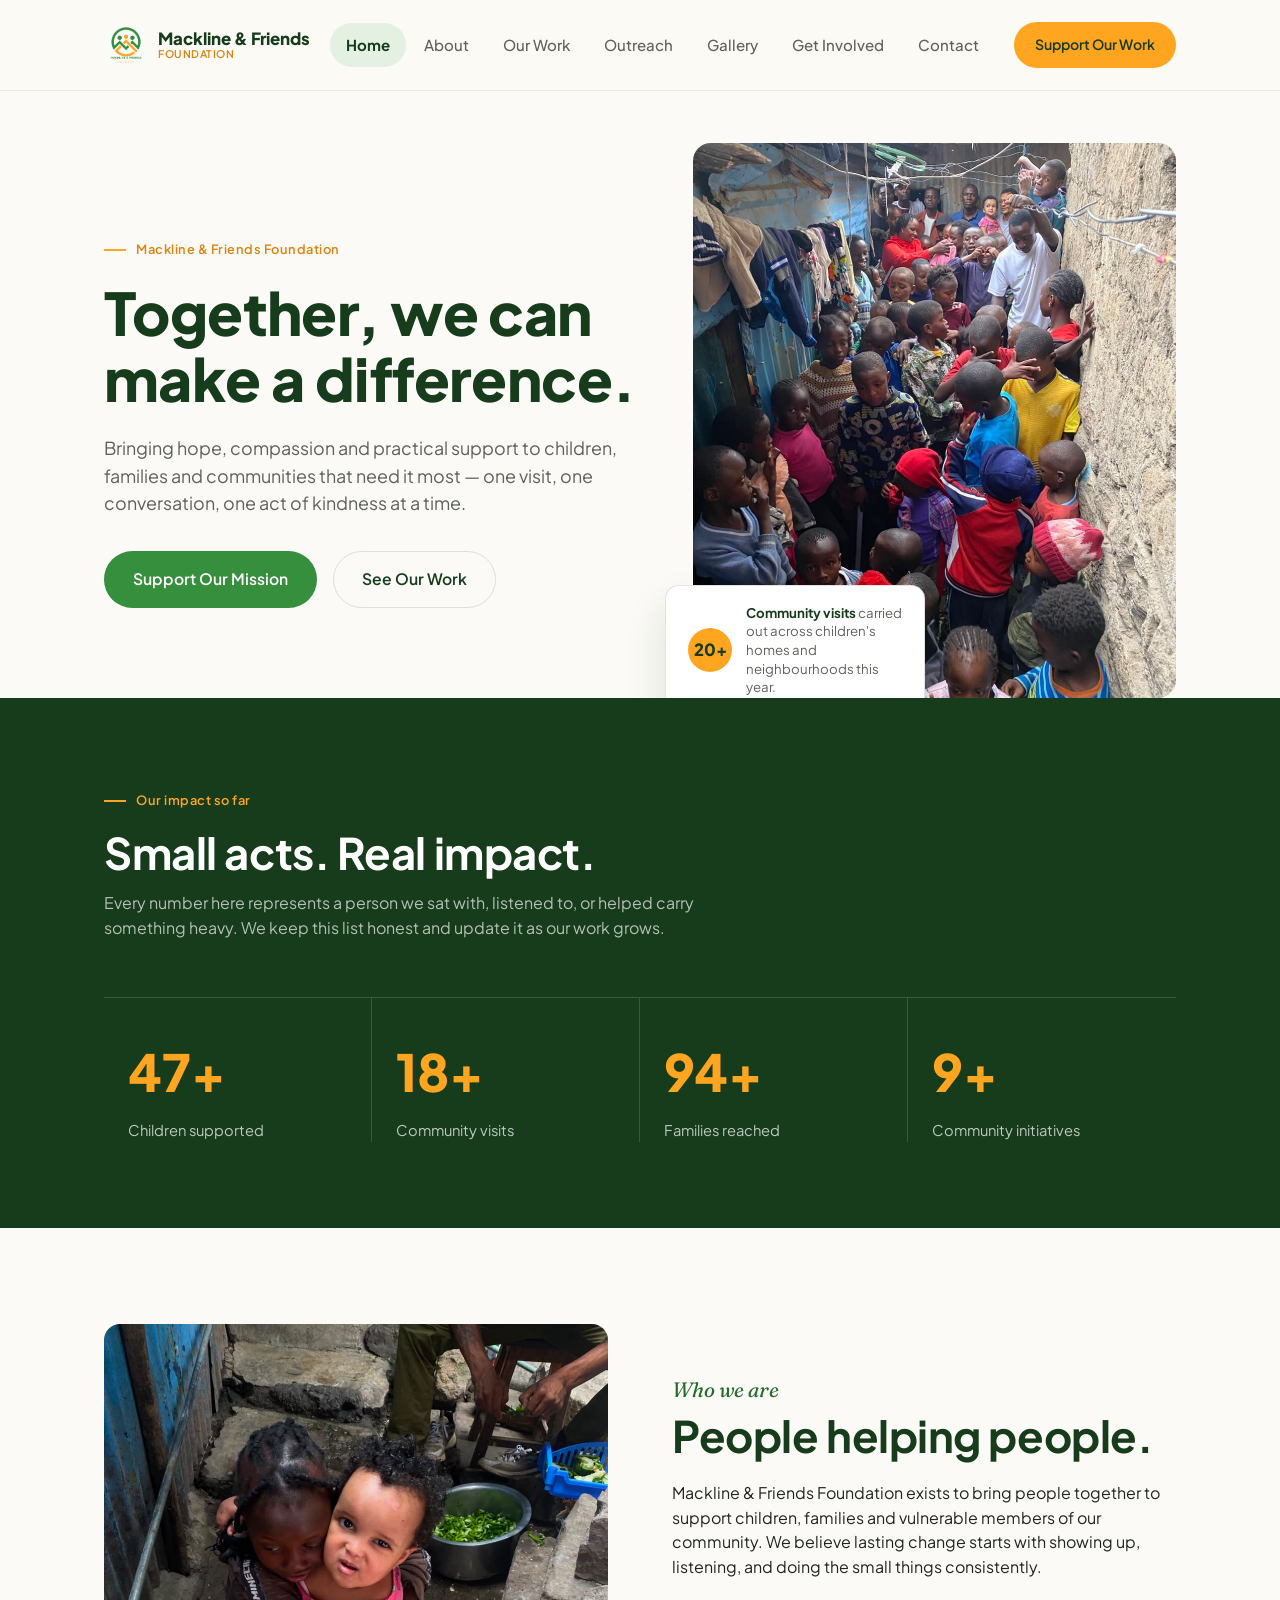
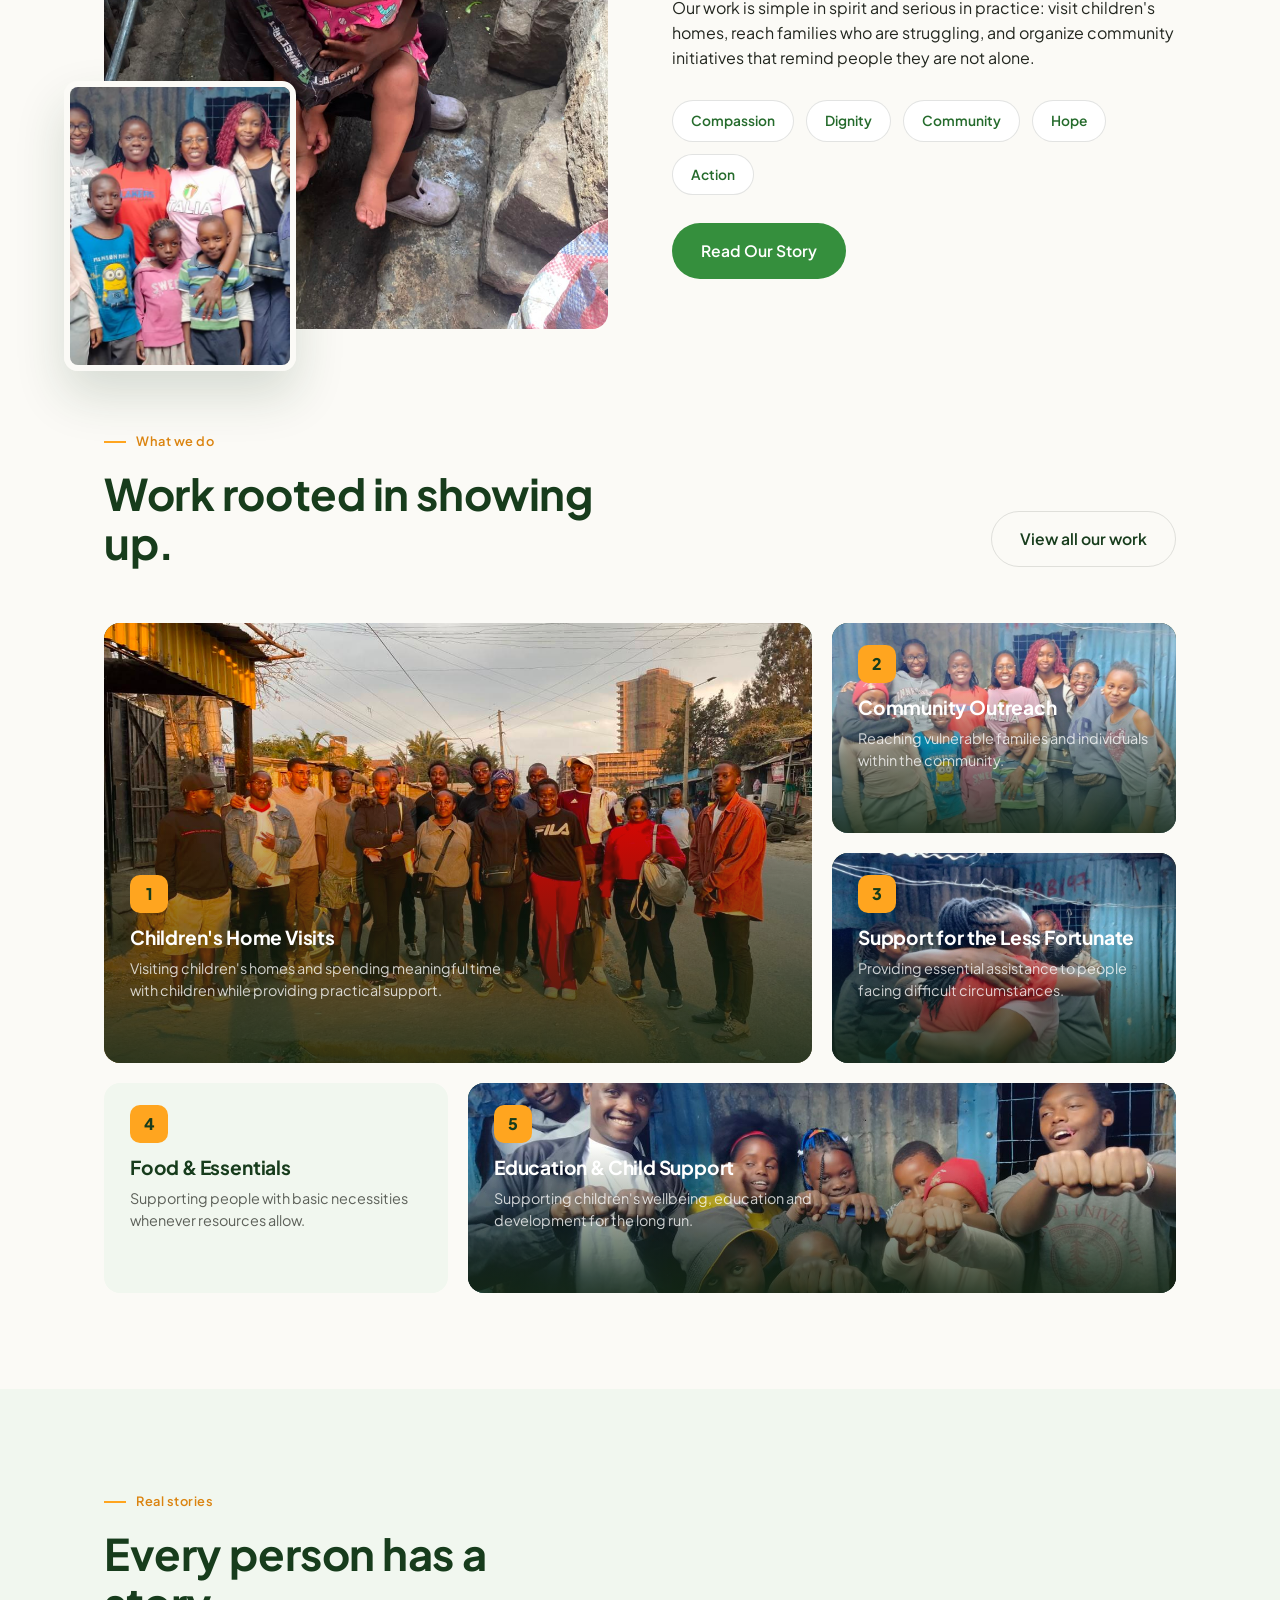
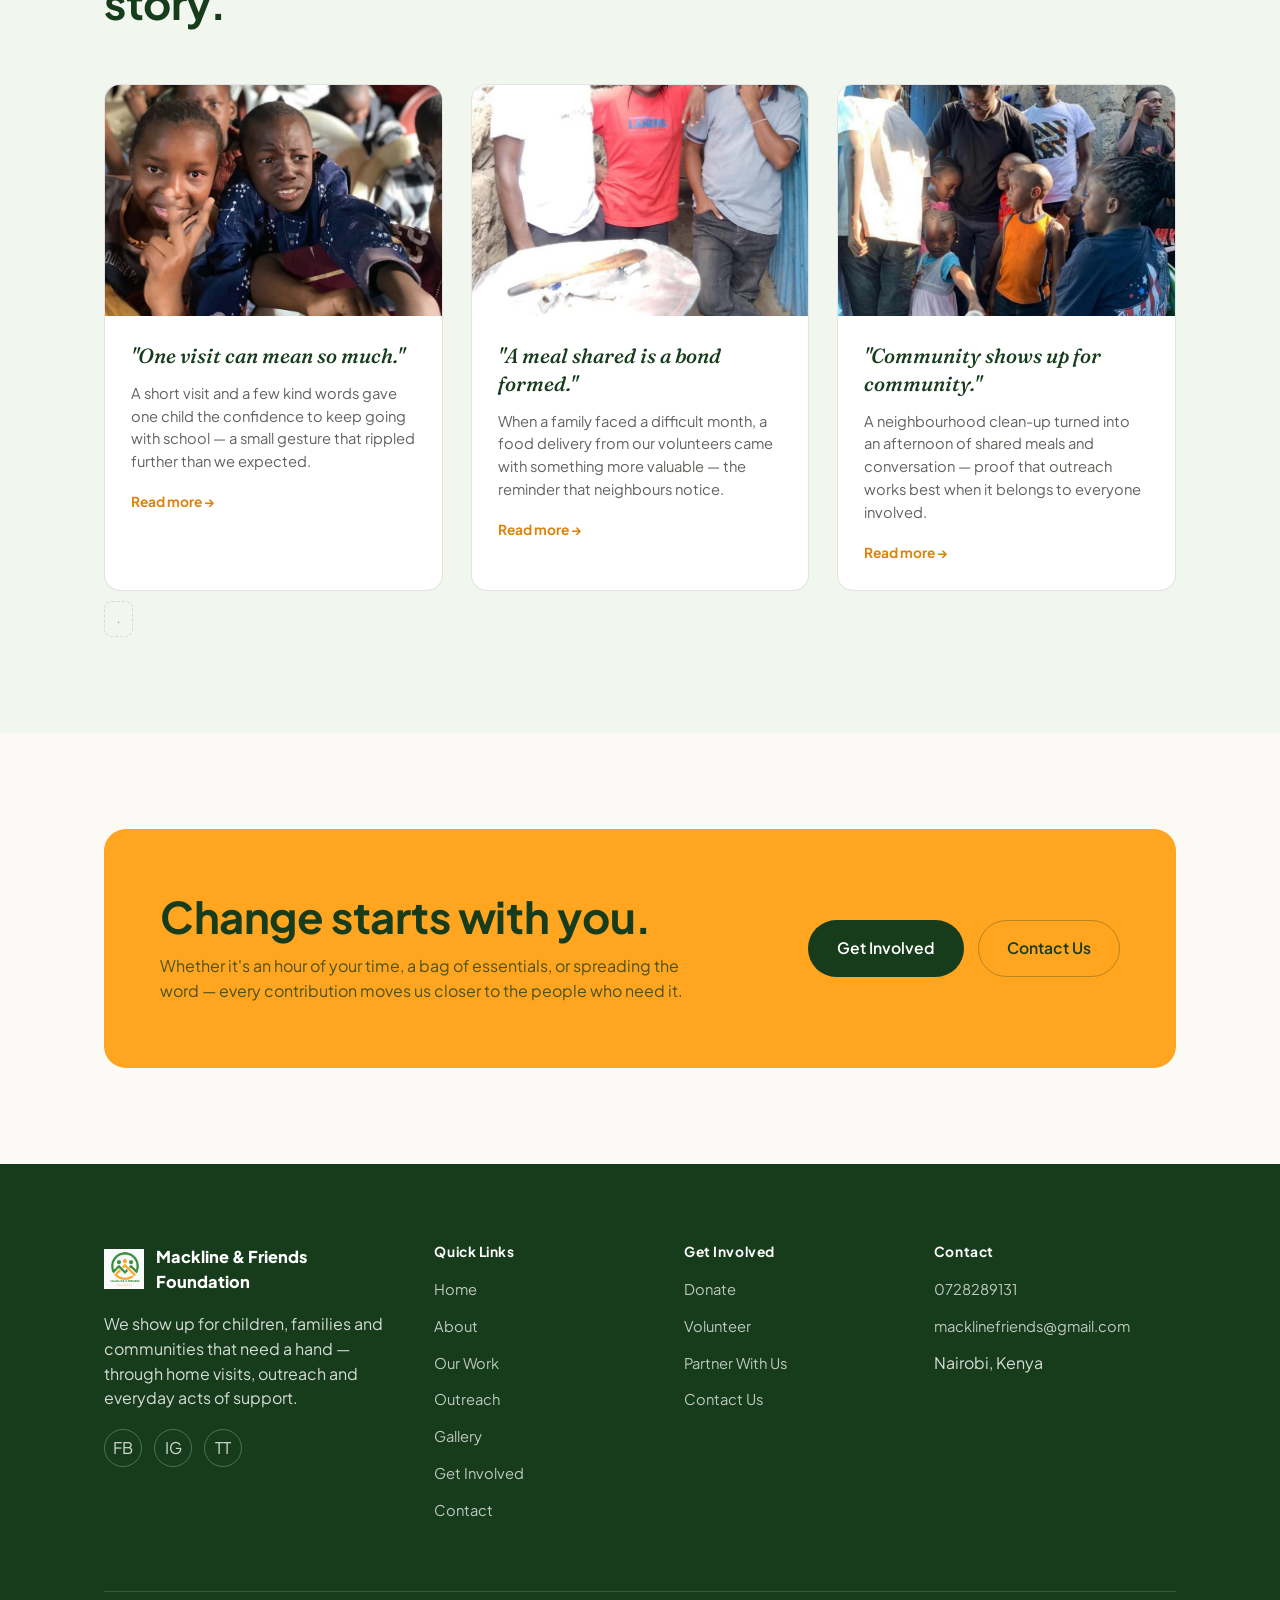
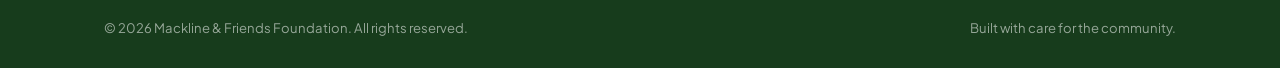
<file: index.html>
<!DOCTYPE html>
<html lang="en">
<head>
<meta charset="UTF-8">
<meta name="viewport" content="width=device-width, initial-scale=1.0">
<title>Mackline & Friends Foundation | Community Care in Kenya</title>
<meta name="description" content="Mackline & Friends Foundation visits children's homes, supports vulnerable families and organizes community outreach across Kenya. See how you can get involved.">
<meta property="og:title" content="Mackline & Friends Foundation | Community Care in Kenya">
<meta property="og:description" content="Mackline & Friends Foundation visits children's homes, supports vulnerable families and organizes community outreach across Kenya. See how you can get involved.">
<meta property="og:type" content="website">
<meta property="og:image" content="images/logo.png">
<link rel="icon" type="image/svg+xml" href="images/logo.png">
<link rel="preconnect" href="https://fonts.googleapis.com">
<link rel="preconnect" href="https://fonts.gstatic.com" crossorigin>
<link href="https://fonts.googleapis.com/css2?family=Plus+Jakarta+Sans:wght@400;500;600;700;800&family=Fraunces:ital,wght@0,500;1,500&display=swap" rel="stylesheet">
<link rel="stylesheet" href="css/style.css">
<link rel="stylesheet" href="css/responsive.css">
</head>
<body>
<a href="#main" class="skip-link">Skip to main content</a>
<header class="site-header">
<div class="nav-row">
<a href="index.html" class="brand" aria-label="Mackline and Friends Foundation home">
<img src="images/logo.png" alt="Mackline and Friends Foundation logo">
<span class="brand-text">Mackline &amp; Friends<small>FOUNDATION</small></span>
</a>
<nav class="nav-links" aria-label="Primary">
<a href="index.html" class="active" aria-current="page">Home</a>
<a href="about.html">About</a>
<a href="work.html">Our Work</a>
<a href="outreach.html">Outreach</a>
<a href="gallery.html">Gallery</a>
<a href="get-involved.html">Get Involved</a>
<a href="contact.html">Contact</a>

</nav>
<div class="nav-right">
<a href="get-involved.html" class="btn btn-accent btn-sm">Support Our Work</a>
<button class="hamburger" aria-label="Open menu" aria-expanded="false" aria-controls="mobile-nav">
<span></span><span></span><span></span>
</button>
</div>
</div>
</header>
<nav class="mobile-nav" id="mobile-nav" aria-label="Mobile">
<a href="index.html" class="active">Home</a>
<a href="about.html">About</a>
<a href="work.html">Our Work</a>
<a href="outreach.html">Outreach</a>
<a href="gallery.html">Gallery</a>
<a href="get-involved.html">Get Involved</a>
<a href="contact.html">Contact</a>

<a href="get-involved.html" class="btn btn-accent">Support Our Work</a>
</nav>

<main id="main">

<section class="hero">
<div class="container hero-grid">
<div class="hero-copy reveal">
<span class="eyebrow">Mackline &amp; Friends Foundation</span>
<h1>Together, we can make a difference.</h1>
<p class="lede">Bringing hope, compassion and practical support to children, families and communities that need it most &mdash; one visit, one conversation, one act of kindness at a time.</p>
<div class="hero-actions">
<a href="get-involved.html" class="btn btn-primary">Support Our Mission</a>
<a href="work.html" class="btn btn-outline">See Our Work</a>
</div>
</div>
<div class="hero-media reveal reveal-delay-1">
<div class="frame">
<img src="images/home-children.jpg" alt="Volunteers spending time with children during a community visit" loading="eager">
</div>
<div class="hero-tick">
<span class="dot">20+</span>
<p><strong>Community visits</strong> carried out across children's homes and neighbourhoods this year.</p>
</div>
</div>
</div>
</section>

<section class="stats-band">
<div class="container">
<div class="stats-head reveal">
<span class="eyebrow">Our impact so far</span>
<h2>Small acts. Real impact.</h2>
<p>Every number here represents a person we sat with, listened to, or helped carry something heavy. We keep this list honest and update it as our work grows.</p>
</div>
<div class="stats-grid">
<div class="stat reveal"><div class="num"><span data-count="50" data-suffix="+">0</span></div><div class="label">Children supported</div></div>
<div class="stat reveal reveal-delay-1"><div class="num"><span data-count="20" data-suffix="+">0</span></div><div class="label">Community visits</div></div>
<div class="stat reveal reveal-delay-2"><div class="num"><span data-count="100" data-suffix="+">0</span></div><div class="label">Families reached</div></div>
<div class="stat reveal reveal-delay-3"><div class="num"><span data-count="10" data-suffix="+">0</span></div><div class="label">Community initiatives</div></div>
</div>
</div>
</section>

<section class="section-pad">
<div class="container split media-right">
<div class="split-media reveal">
<div class="img-a"><img src="images/who we are.jpeg" alt="Foundation volunteers sitting together with children"></div>
<div class="img-b"><img src="images/about secondary.jpeg" alt="Volunteer distributing supplies in the community"></div>
</div>
<div class="split-copy reveal reveal-delay-1">
<span class="kicker">Who we are</span>
<h2>People helping people.</h2>
<p>Mackline &amp; Friends Foundation exists to bring people together to support children, families and vulnerable members of our community. We believe lasting change starts with showing up, listening, and doing the small things consistently.</p>
<p>Our work is simple in spirit and serious in practice: visit children's homes, reach families who are struggling, and organize community initiatives that remind people they are not alone.</p>
<div class="values-row">
<span class="value-chip">Compassion</span>
<span class="value-chip">Dignity</span>
<span class="value-chip">Community</span>
<span class="value-chip">Hope</span>
<span class="value-chip">Action</span>
</div>
<a href="about.html" class="btn btn-primary">Read Our Story</a>
</div>
</div>
</section>

<section class="section-pad" style="padding-top:0;">
<div class="container">
<div class="section-head reveal">
<div>
<span class="eyebrow">What we do</span>
<h2>Work rooted in showing up.</h2>
</div>
<a href="work.html" class="btn btn-outline">View all our work</a>
</div>
<div class="work-grid reveal reveal-delay-1">
<a href="outreach.html" class="work-card span-4 tall">
<img src="images/childrens home visit.jpg" alt="Volunteer visiting a children's home">
<div class="wc-inner">
<div class="wc-icon">1</div>
<h3>Children's Home Visits</h3>
<p>Visiting children's homes and spending meaningful time with children while providing practical support.</p>
<span class="wc-link">Learn more &rarr;</span>
</div>
</a>
<a href="work.html" class="work-card span-2">
<img src="images/community outreach one.jpeg" alt="Community outreach gathering">
<div class="wc-inner">
<div class="wc-icon">2</div>
<h3>Community Outreach</h3>
<p>Reaching vulnerable families and individuals within the community.</p>
<span class="wc-link">Learn more &rarr;</span>
</div>
</a>
<a href="work.html" class="work-card span-2">
<img src="images/support for the.jpeg" alt="Volunteer supporting a family">
<div class="wc-inner">
<div class="wc-icon">3</div>
<h3>Support for the Less Fortunate</h3>
<p>Providing essential assistance to people facing difficult circumstances.</p>
<span class="wc-link">Learn more &rarr;</span>
</div>
</a>
<a href="work.html" class="work-card span-2 light">
<div class="wc-inner">
<div class="wc-icon">4</div>
<h3>Food &amp; Essentials</h3>
<p>Supporting people with basic necessities whenever resources allow.</p>
<span class="wc-link">Learn more &rarr;</span>
</div>
</a>
<a href="work.html" class="work-card span-4">
<img src="images/education.jpeg" alt="Children studying together">
<div class="wc-inner">
<div class="wc-icon">5</div>
<h3>Education &amp; Child Support</h3>
<p>Supporting children's wellbeing, education and development for the long run.</p>
<span class="wc-link">Learn more &rarr;</span>
</div>
</a>
</div>
</div>
</section>

<section class="section-pad" style="background:var(--green-050); padding-top:96px;">
<div class="container">
<div class="section-head reveal">
<div>
<span class="eyebrow">Real stories</span>
<h2>Every person has a story.</h2>
</div>
</div>
<div class="stories reveal reveal-delay-1">
<article class="story-card">
<div class="story-img"><img src="images/school supply.jpeg" alt="A child receiving school supplies"></div>
<div class="story-body">
<p class="story-quote voice">"One visit can mean so much."</p>
<p class="story-text">A short visit and a few kind words gave one child the confidence to keep going with school &mdash; a small gesture that rippled further than we expected.</p>
<a href="outreach.html" class="story-read">Read more &rarr;</a>
</div>
</article>
<article class="story-card">
<div class="story-img"><img src="images/food.jpeg" alt="Volunteers delivering food supplies"></div>
<div class="story-body">
<p class="story-quote voice">"A meal shared is a bond formed."</p>
<p class="story-text">When a family faced a difficult month, a food delivery from our volunteers came with something more valuable &mdash; the reminder that neighbours notice.</p>
<a href="outreach.html" class="story-read">Read more &rarr;</a>
</div>
</article>
<article class="story-card">
<div class="story-img"><img src="images/members.jpeg" alt="Community members at an outreach event"></div>
<div class="story-body">
<p class="story-quote voice">"Community shows up for community."</p>
<p class="story-text">A neighbourhood clean-up turned into an afternoon of shared meals and conversation &mdash; proof that outreach works best when it belongs to everyone involved.</p>
<a href="outreach.html" class="story-read">Read more &rarr;</a>
</div>
</article>
</div>
<p class="placeholder-note">.</p>
</div>
</section>

<section class="section-pad">
<div class="container">
<div class="cta-band reveal">
<div>
<h2>Change starts with you.</h2>
<p>Whether it's an hour of your time, a bag of essentials, or spreading the word &mdash; every contribution moves us closer to the people who need it.</p>
</div>
<div class="cta-band-actions">
<a href="get-involved.html" class="btn btn-primary">Get Involved</a>
<a href="contact.html" class="btn btn-outline">Contact Us</a>
</div>
</div>
</div>
</section>

</main>
<footer class="site-footer">
<div class="container">
<div class="footer-grid">
<div>
<div class="footer-brand">
<img src="images/logo.png" alt="Mackline and Friends Foundation logo">
<span>Mackline &amp; Friends Foundation</span>
</div>
<p>We show up for children, families and communities that need a hand &mdash; through home visits, outreach and everyday acts of support.</p>
<div class="footer-social">
<a href="https://www.facebook.com/profile.php?id=61593117765212" aria-label="Facebook">FB</a>
<a href="https://www.instagram.com/macklineandfriends/?hl=en" aria-label="Instagram">IG</a>
<a href="https://www.tiktok.com/@mackline.friends" aria-label="TikTok">TT</a>
</div>
</div>
<div class="footer-col">
<h4>Quick Links</h4>
<ul>
<li><a href="index.html">Home</a></li>
<li><a href="about.html">About</a></li>
<li><a href="work.html">Our Work</a></li>
<li><a href="outreach.html">Outreach</a></li>
<li><a href="gallery.html">Gallery</a></li>
<li><a href="get-involved.html">Get Involved</a></li>
<li><a href="contact.html">Contact</a></li>
</ul>
</div>
<div class="footer-col">
<h4>Get Involved</h4>
<ul>
<li><a href="get-involved.html">Donate</a></li>
<li><a href="get-involved.html">Volunteer</a></li>
<li><a href="get-involved.html">Partner With Us</a></li>
<li><a href="contact.html">Contact Us</a></li>
</ul>
</div>
<div class="footer-col">
<h4>Contact</h4>
<ul>
<li><a href="tel:0728289131">0728289131</a></li>
<li><a href="mailto:macklinefriends@gmail.com">macklinefriends@gmail.com</a></li>
<li>Nairobi, Kenya</li>
</ul>
</div>
</div>
<div class="footer-bottom">
<span>&copy; 2026 Mackline &amp; Friends Foundation. All rights reserved.</span>
<span>Built with care for the community.</span>
</div>
</div>
</footer>
<script src="js/main.js"></script>
<script src="js/animations.js"></script>
</body>
</html>
</file>
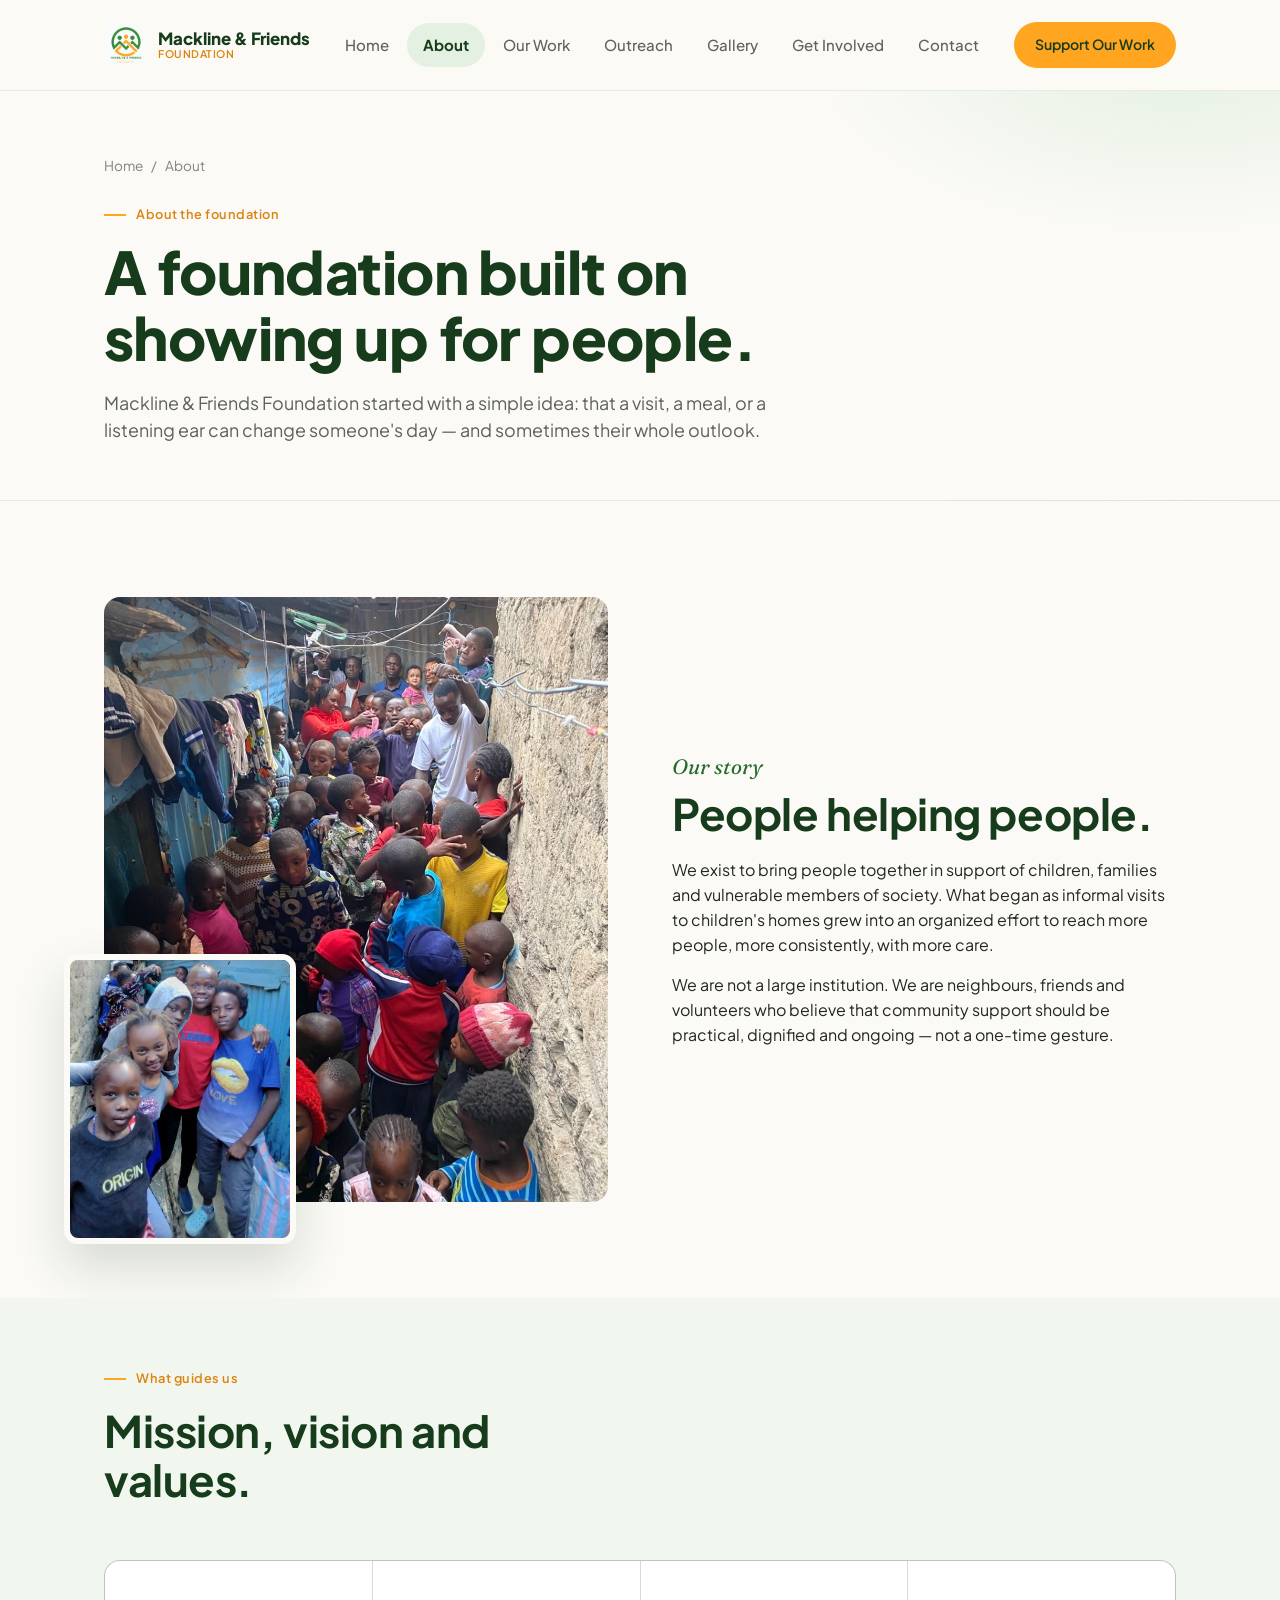
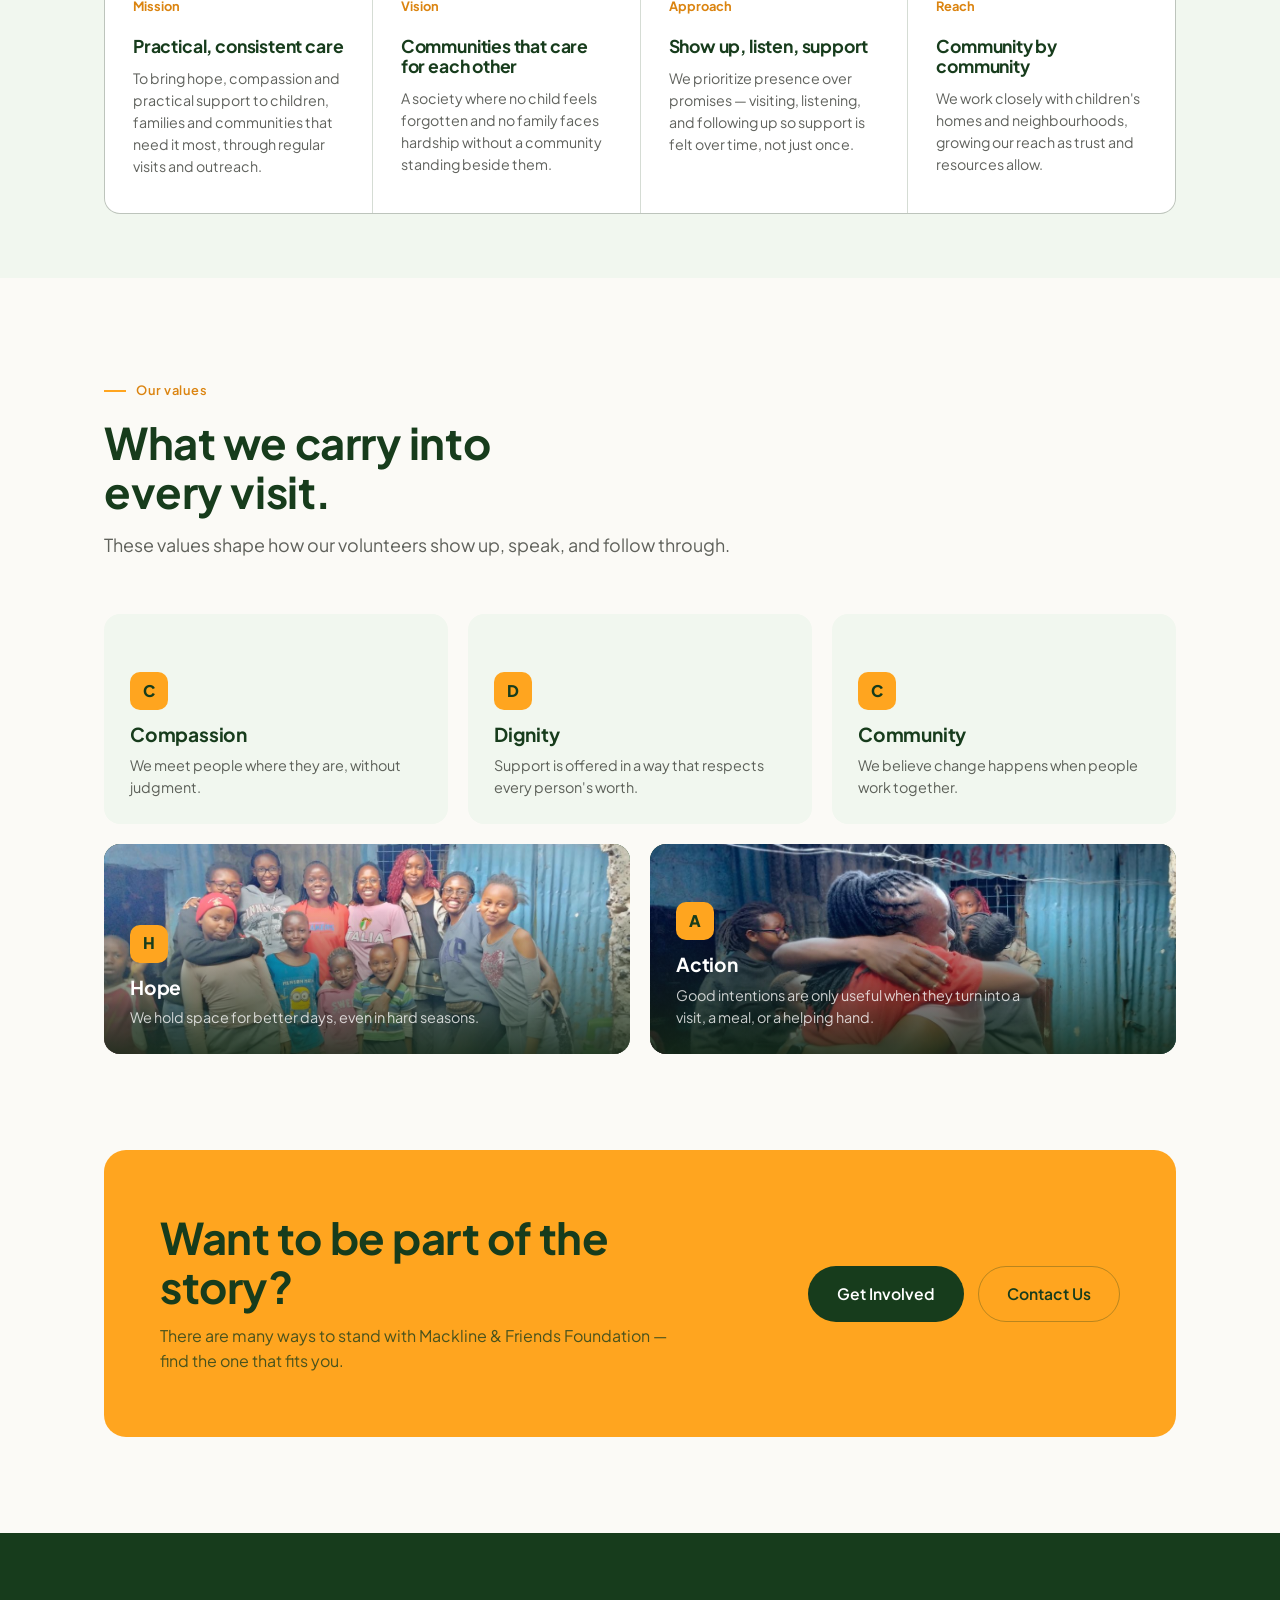
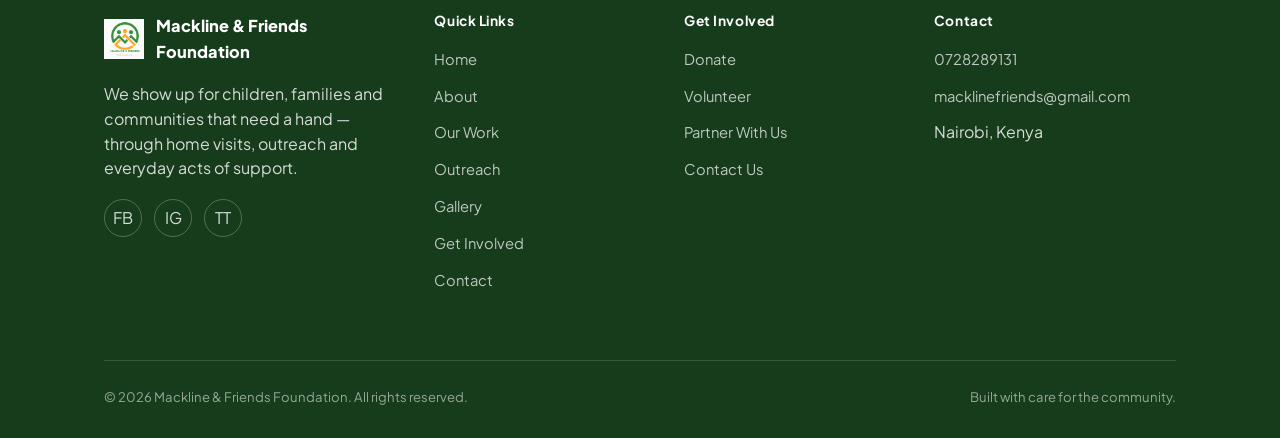
<file: about.html>
<!DOCTYPE html>
<html lang="en">
<head>
<meta charset="UTF-8">
<meta name="viewport" content="width=device-width, initial-scale=1.0">
<title>About Us | Mackline & Friends Foundation</title>
<meta name="description" content="Learn about Mackline & Friends Foundation's mission, vision and values as a community-focused charity supporting children and families in Kenya.">
<meta property="og:title" content="About Us | Mackline & Friends Foundation">
<meta property="og:description" content="Learn about Mackline & Friends Foundation's mission, vision and values as a community-focused charity supporting children and families in Kenya.">
<meta property="og:type" content="website">
<meta property="og:image" content="images/logo.png">
<link rel="icon" type="image/svg+xml" href="images/logo.png">
<link rel="preconnect" href="https://fonts.googleapis.com">
<link rel="preconnect" href="https://fonts.gstatic.com" crossorigin>
<link href="https://fonts.googleapis.com/css2?family=Plus+Jakarta+Sans:wght@400;500;600;700;800&family=Fraunces:ital,wght@0,500;1,500&display=swap" rel="stylesheet">
<link rel="stylesheet" href="css/style.css">
<link rel="stylesheet" href="css/responsive.css">
</head>
<body>
<a href="#main" class="skip-link">Skip to main content</a>
<header class="site-header">
<div class="nav-row">
<a href="index.html" class="brand" aria-label="Mackline and Friends Foundation home">
<img src="images/logo.png" alt="Mackline and Friends Foundation logo">
<span class="brand-text">Mackline &amp; Friends<small>FOUNDATION</small></span>
</a>
<nav class="nav-links" aria-label="Primary">
<a href="index.html">Home</a>
<a href="about.html" class="active" aria-current="page">About</a>
<a href="work.html">Our Work</a>
<a href="outreach.html">Outreach</a>
<a href="gallery.html">Gallery</a>
<a href="get-involved.html">Get Involved</a>
<a href="contact.html">Contact</a>

</nav>
<div class="nav-right">
<a href="get-involved.html" class="btn btn-accent btn-sm">Support Our Work</a>
<button class="hamburger" aria-label="Open menu" aria-expanded="false" aria-controls="mobile-nav">
<span></span><span></span><span></span>
</button>
</div>
</div>
</header>
<nav class="mobile-nav" id="mobile-nav" aria-label="Mobile">
<a href="index.html">Home</a>
<a href="about.html" class="active">About</a>
<a href="work.html">Our Work</a>
<a href="outreach.html">Outreach</a>
<a href="gallery.html">Gallery</a>
<a href="get-involved.html">Get Involved</a>
<a href="contact.html">Contact</a>

<a href="get-involved.html" class="btn btn-accent">Support Our Work</a>
</nav>

<main id="main">

<section class="page-hero">
<div class="container">
<div class="breadcrumb"><a href="index.html">Home</a><span>/</span><span>About</span></div>
<span class="eyebrow">About the foundation</span>
<h1>A foundation built on showing up for people.</h1>
<p class="lede">Mackline &amp; Friends Foundation started with a simple idea: that a visit, a meal, or a listening ear can change someone's day &mdash; and sometimes their whole outlook.</p>
</div>
</section>

<section class="section-pad">
<div class="container split media-right">
<div class="split-media reveal">
<div class="img-a"><img src="images/home-children.jpg" alt="Volunteers spending time with children at a children's home"></div>
<div class="img-b"><img src="images/home 2.jpeg" alt="A volunteer speaking with a community member"></div>
</div>
<div class="split-copy reveal reveal-delay-1">
<span class="kicker">Our story</span>
<h2>People helping people.</h2>
<p>We exist to bring people together in support of children, families and vulnerable members of society. What began as informal visits to children's homes grew into an organized effort to reach more people, more consistently, with more care.</p>
<p>We are not a large institution. We are neighbours, friends and volunteers who believe that community support should be practical, dignified and ongoing &mdash; not a one-time gesture.</p>
</div>
</div>
</section>

<section class="section-pad-sm" style="background:var(--green-050);">
<div class="container">
<div class="section-head reveal">
<div>
<span class="eyebrow">What guides us</span>
<h2>Mission, vision and values.</h2>
</div>
</div>
<div class="ways-grid reveal reveal-delay-1">
<div class="way-card">
<span class="way-num">Mission</span>
<h3>Practical, consistent care</h3>
<p>To bring hope, compassion and practical support to children, families and communities that need it most, through regular visits and outreach.</p>
</div>
<div class="way-card">
<span class="way-num">Vision</span>
<h3>Communities that care for each other</h3>
<p>A society where no child feels forgotten and no family faces hardship without a community standing beside them.</p>
</div>
<div class="way-card">
<span class="way-num">Approach</span>
<h3>Show up, listen, support</h3>
<p>We prioritize presence over promises &mdash; visiting, listening, and following up so support is felt over time, not just once.</p>
</div>
<div class="way-card">
<span class="way-num">Reach</span>
<h3>Community by community</h3>
<p>We work closely with children's homes and neighbourhoods, growing our reach as trust and resources allow.</p>
</div>
</div>
</div>
</section>

<section class="section-pad">
<div class="container">
<div class="section-head reveal">
<div>
<span class="eyebrow">Our values</span>
<h2>What we carry into every visit.</h2>
<p class="lede">These values shape how our volunteers show up, speak, and follow through.</p>
</div>
</div>
<div class="work-grid reveal reveal-delay-1">
<div class="work-card light span-2">
<div class="wc-inner">
<div class="wc-icon">C</div>
<h3>Compassion</h3>
<p>We meet people where they are, without judgment.</p>
</div>
</div>
<div class="work-card light span-2">
<div class="wc-inner">
<div class="wc-icon">D</div>
<h3>Dignity</h3>
<p>Support is offered in a way that respects every person's worth.</p>
</div>
</div>
<div class="work-card light span-2">
<div class="wc-inner">
<div class="wc-icon">C</div>
<h3>Community</h3>
<p>We believe change happens when people work together.</p>
</div>
</div>
<div class="work-card span-3">
<img src="images/community outreach one.jpeg" alt="Community members gathered together">
<div class="wc-inner">
<div class="wc-icon">H</div>
<h3>Hope</h3>
<p>We hold space for better days, even in hard seasons.</p>
</div>
</div>
<div class="work-card span-3">
<img src="images/support for the.jpeg" alt="Volunteers preparing for an outreach visit">
<div class="wc-inner">
<div class="wc-icon">A</div>
<h3>Action</h3>
<p>Good intentions are only useful when they turn into a visit, a meal, or a helping hand.</p>
</div>
</div>
</div>
</div>
</section>

<section class="section-pad" style="padding-top:0;">
<div class="container">
<div class="cta-band reveal">
<div>
<h2>Want to be part of the story?</h2>
<p>There are many ways to stand with Mackline &amp; Friends Foundation &mdash; find the one that fits you.</p>
</div>
<div class="cta-band-actions">
<a href="get-involved.html" class="btn btn-primary">Get Involved</a>
<a href="contact.html" class="btn btn-outline">Contact Us</a>
</div>
</div>
</div>
</section>

</main>
<footer class="site-footer">
<div class="container">
<div class="footer-grid">
<div>
<div class="footer-brand">
<img src="images/logo.png" alt="Mackline and Friends Foundation logo">
<span>Mackline &amp; Friends Foundation</span>
</div>
<p>We show up for children, families and communities that need a hand &mdash; through home visits, outreach and everyday acts of support.</p>
<div class="footer-social">
<a href="https://www.facebook.com/profile.php?id=61593117765212" aria-label="Facebook">FB</a>
<a href="https://www.instagram.com/macklineandfriends/?hl=en" aria-label="Instagram">IG</a>
<a href="https://www.tiktok.com/@mackline.friends" aria-label="TikTok">TT</a>
</div>
</div>
<div class="footer-col">
<h4>Quick Links</h4>
<ul>
<li><a href="index.html">Home</a></li>
<li><a href="about.html">About</a></li>
<li><a href="work.html">Our Work</a></li>
<li><a href="outreach.html">Outreach</a></li>
<li><a href="gallery.html">Gallery</a></li>
<li><a href="get-involved.html">Get Involved</a></li>
<li><a href="contact.html">Contact</a></li>
</ul>
</div>
<div class="footer-col">
<h4>Get Involved</h4>
<ul>
<li><a href="get-involved.html">Donate</a></li>
<li><a href="get-involved.html">Volunteer</a></li>
<li><a href="get-involved.html">Partner With Us</a></li>
<li><a href="contact.html">Contact Us</a></li>
</ul>
</div>
<div class="footer-col">
<h4>Contact</h4>
<ul>
<li><a href="tel:0728289131">0728289131</a></li>
<li><a href="mailto:macklinefriends@gmail.com">macklinefriends@gmail.com</a></li>
<li>Nairobi, Kenya</li>
</ul>
</div>
</div>
<div class="footer-bottom">
<span>&copy; 2026 Mackline &amp; Friends Foundation. All rights reserved.</span>
<span>Built with care for the community.</span>
</div>
</div>
</footer>
<script src="js/main.js"></script>
<script src="js/animations.js"></script>
</body>
</html>
</file>
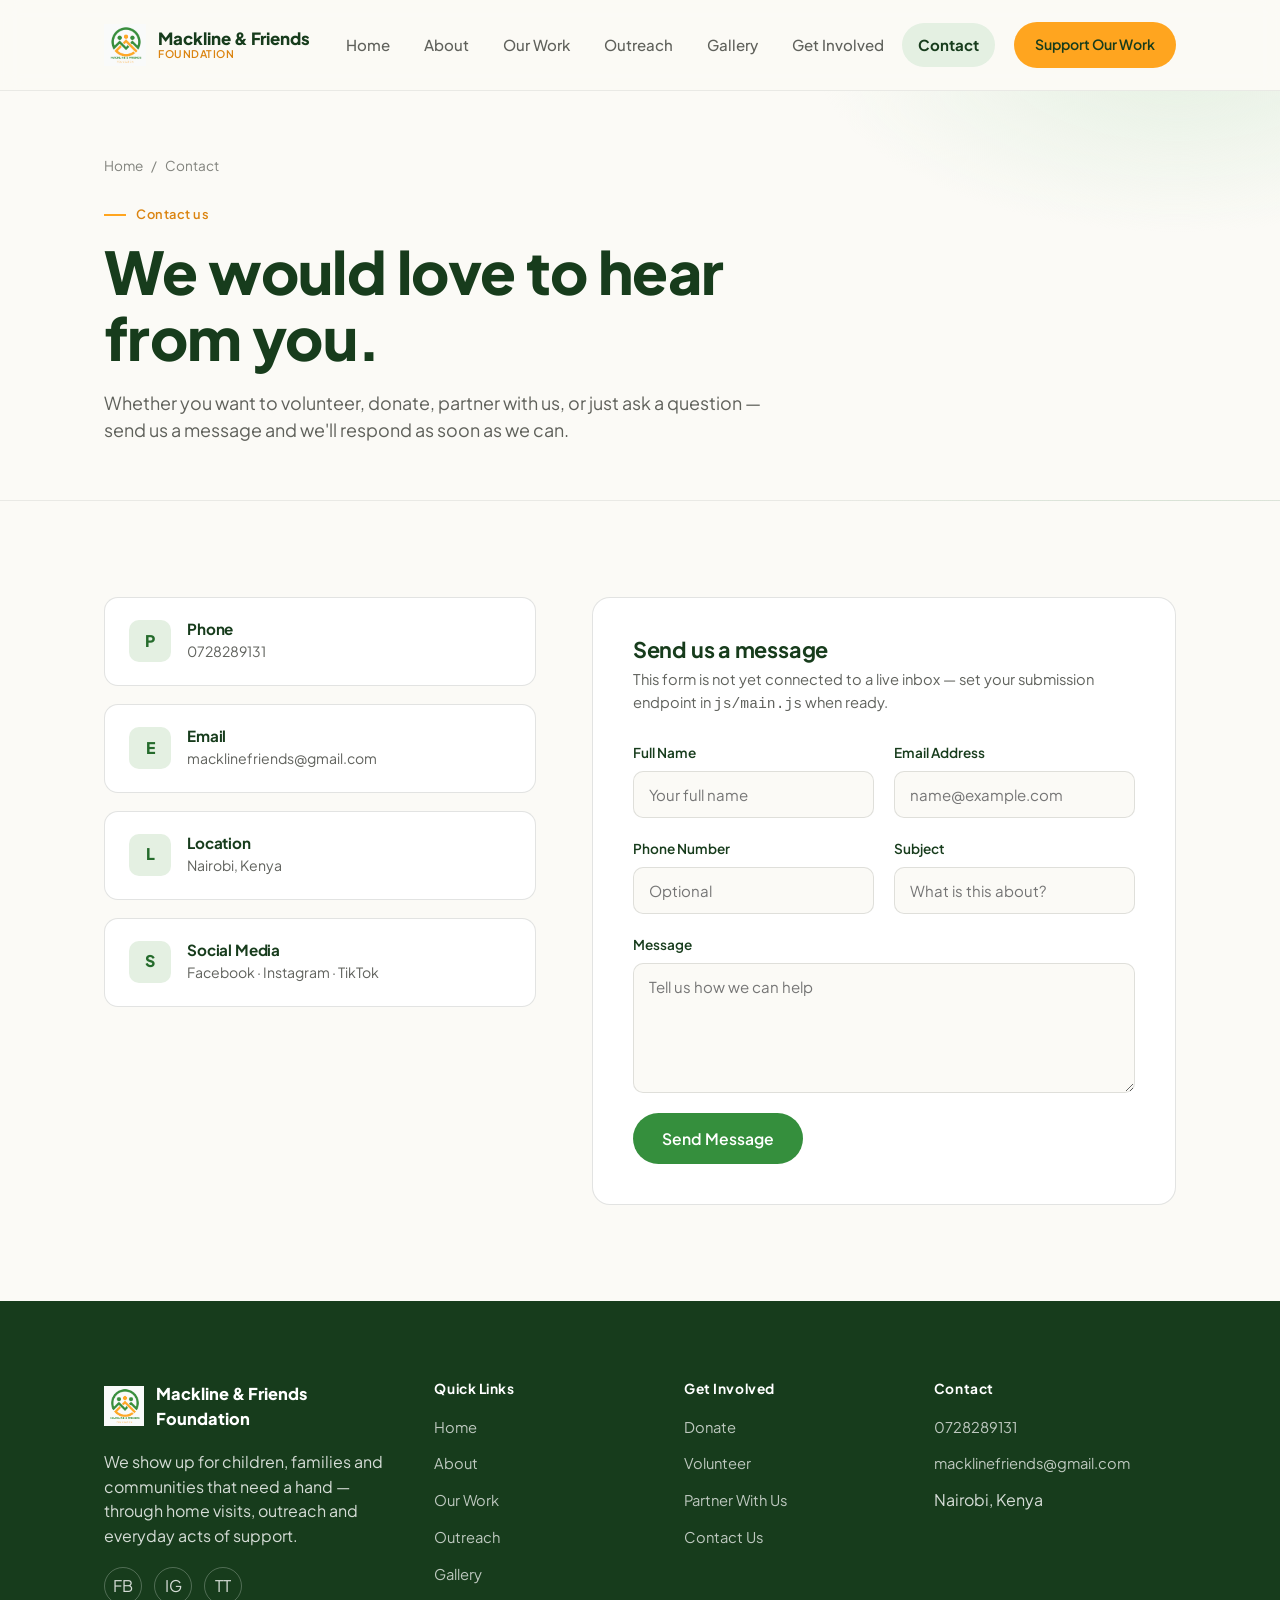
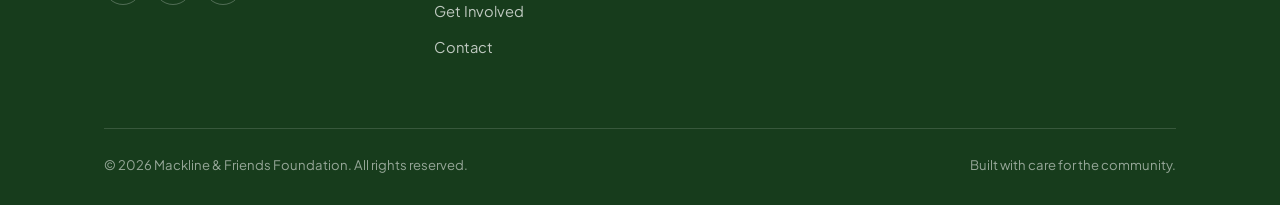
<file: contact.html>
<!DOCTYPE html>
<html lang="en">
<head>
<meta charset="UTF-8">
<meta name="viewport" content="width=device-width, initial-scale=1.0">
<title>Contact Us | Mackline & Friends Foundation</title>
<meta name="description" content="Get in touch with Mackline & Friends Foundation to volunteer, donate, partner or ask questions about our community outreach work.">
<meta property="og:title" content="Contact Us | Mackline & Friends Foundation">
<meta property="og:description" content="Get in touch with Mackline & Friends Foundation to volunteer, donate, partner or ask questions about our community outreach work.">
<meta property="og:type" content="website">
<meta property="og:url" content="https://www.macklineandfriends.org/contact.html">
<meta property="og:image" content="images/logo.png">
<link rel="icon" type="image/svg+xml" href="images/logo/favicon.svg">
<link rel="preconnect" href="https://fonts.googleapis.com">
<link rel="preconnect" href="https://fonts.gstatic.com" crossorigin>
<link href="https://fonts.googleapis.com/css2?family=Plus+Jakarta+Sans:wght@400;500;600;700;800&family=Fraunces:ital,wght@0,500;1,500&display=swap" rel="stylesheet">
<link rel="stylesheet" href="css/style.css">
<link rel="stylesheet" href="css/responsive.css">
</head>
<body>
<a href="#main" class="skip-link">Skip to main content</a>
<header class="site-header">
<div class="nav-row">
<a href="index.html" class="brand" aria-label="Mackline and Friends Foundation home">
<img src="images/logo.png" alt="Mackline and Friends Foundation logo">
<span class="brand-text">Mackline &amp; Friends<small>FOUNDATION</small></span>
</a>
<nav class="nav-links" aria-label="Primary">
<a href="index.html">Home</a>
<a href="about.html">About</a>
<a href="work.html">Our Work</a>
<a href="outreach.html">Outreach</a>
<a href="gallery.html">Gallery</a>
<a href="get-involved.html">Get Involved</a>
<a href="contact.html" class="active" aria-current="page">Contact</a>

</nav>
<div class="nav-right">
<a href="get-involved.html" class="btn btn-accent btn-sm">Support Our Work</a>
<button class="hamburger" aria-label="Open menu" aria-expanded="false" aria-controls="mobile-nav">
<span></span><span></span><span></span>
</button>
</div>
</div>
</header>
<nav class="mobile-nav" id="mobile-nav" aria-label="Mobile">
<a href="index.html">Home</a>
<a href="about.html">About</a>
<a href="work.html">Our Work</a>
<a href="outreach.html">Outreach</a>
<a href="gallery.html">Gallery</a>
<a href="get-involved.html">Get Involved</a>
<a href="contact.html" class="active">Contact</a>

<a href="get-involved.html" class="btn btn-accent">Support Our Work</a>
</nav>

<main id="main">

<section class="page-hero">
<div class="container">
<div class="breadcrumb"><a href="index.html">Home</a><span>/</span><span>Contact</span></div>
<span class="eyebrow">Contact us</span>
<h1>We would love to hear from you.</h1>
<p class="lede">Whether you want to volunteer, donate, partner with us, or just ask a question &mdash; send us a message and we'll respond as soon as we can.</p>
</div>
</section>

<section class="section-pad">
<div class="container contact-grid">

<div class="contact-info reveal">
<div class="info-card">
<div class="ic">P</div>
<div>
<h4>Phone</h4>
<p><a href="tel:0728289131">0728289131</a></p>
</div>
</div>
<div class="info-card">
<div class="ic">E</div>
<div>
<h4>Email</h4>
<p><a href="mailto:macklinefriends@gmail.com">macklinefriends@gmail.com</a></p>
</div>
</div>
<div class="info-card">
<div class="ic">L</div>
<div>
<h4>Location</h4>
<p>Nairobi, Kenya</p>
</div>
</div>
<div class="info-card">
<div class="ic">S</div>
<div>
<h4>Social Media</h4>
<p>Facebook &middot; Instagram &middot; TikTok</p>
</div>
</div>
</div>

<div class="reveal reveal-delay-1">
<div class="form-card">
<h3 style="margin-bottom:6px;">Send us a message</h3>
<p style="color:var(--charcoal-70); font-size:.92rem; margin-bottom:26px;">This form is not yet connected to a live inbox &mdash; set your submission endpoint in <code>js/main.js</code> when ready.</p>

<form id="contact-form" novalidate>
<div class="form-row">
<div class="field" data-required>
<label for="fullname">Full Name</label>
<input type="text" id="fullname" name="fullname" placeholder="Your full name">
<span class="err">Enter your full name.</span>
</div>
<div class="field" data-required>
<label for="email">Email Address</label>
<input type="email" id="email" name="email" placeholder="name@example.com">
<span class="err">Enter a valid email address.</span>
</div>
</div>
<div class="form-row">
<div class="field">
<label for="phone">Phone Number</label>
<input type="tel" id="phone" name="phone" placeholder="Optional">
</div>
<div class="field" data-required>
<label for="subject">Subject</label>
<input type="text" id="subject" name="subject" placeholder="What is this about?">
<span class="err">Enter a subject.</span>
</div>
</div>
<div class="field" data-required style="margin-bottom:20px;">
<label for="message">Message</label>
<textarea id="message" name="message" placeholder="Tell us how we can help"></textarea>
<span class="err">Enter a message.</span>
</div>
<button type="submit" class="btn btn-primary">Send Message</button>
<div class="form-status" id="form-status" role="status" aria-live="polite"></div>
</form>
</div>
</div>

</div>
</section>

</main>
<footer class="site-footer">
<div class="container">
<div class="footer-grid">
<div>
<div class="footer-brand">
<img src="images/logo.png" alt="Mackline and Friends Foundation logo">
<span>Mackline &amp; Friends Foundation</span>
</div>
<p>We show up for children, families and communities that need a hand &mdash; through home visits, outreach and everyday acts of support.</p>
<div class="footer-social">
<a href="https://www.facebook.com/profile.php?id=61593117765212" aria-label="Facebook">FB</a>
<a href="https://www.instagram.com/macklineandfriends/?hl=en" aria-label="Instagram">IG</a>
<a href="https://www.tiktok.com/@mackline.friends" aria-label="TikTok">TT</a>
</div>
</div>
<div class="footer-col">
<h4>Quick Links</h4>
<ul>
<li><a href="index.html">Home</a></li>
<li><a href="about.html">About</a></li>
<li><a href="work.html">Our Work</a></li>
<li><a href="outreach.html">Outreach</a></li>
<li><a href="gallery.html">Gallery</a></li>
<li><a href="get-involved.html">Get Involved</a></li>
<li><a href="contact.html">Contact</a></li>
</ul>
</div>
<div class="footer-col">
<h4>Get Involved</h4>
<ul>
<li><a href="get-involved.html">Donate</a></li>
<li><a href="get-involved.html">Volunteer</a></li>
<li><a href="get-involved.html">Partner With Us</a></li>
<li><a href="contact.html">Contact Us</a></li>
</ul>
</div>
<div class="footer-col">
<h4>Contact</h4>
<ul>
<li><a href="tel:0728289131">0728289131</a></li>
<li><a href="mailto:macklinefriends@gmail.com">macklinefriends@gmail.com</a></li>
<li>Nairobi, Kenya</li>
</ul>
</div>
</div>
<div class="footer-bottom">
<span>&copy; 2026 Mackline &amp; Friends Foundation. All rights reserved.</span>
<span>Built with care for the community.</span>
</div>
</div>
</footer>
<script src="js/main.js"></script>
<script src="js/animations.js"></script>
</body>
</html>
</file>
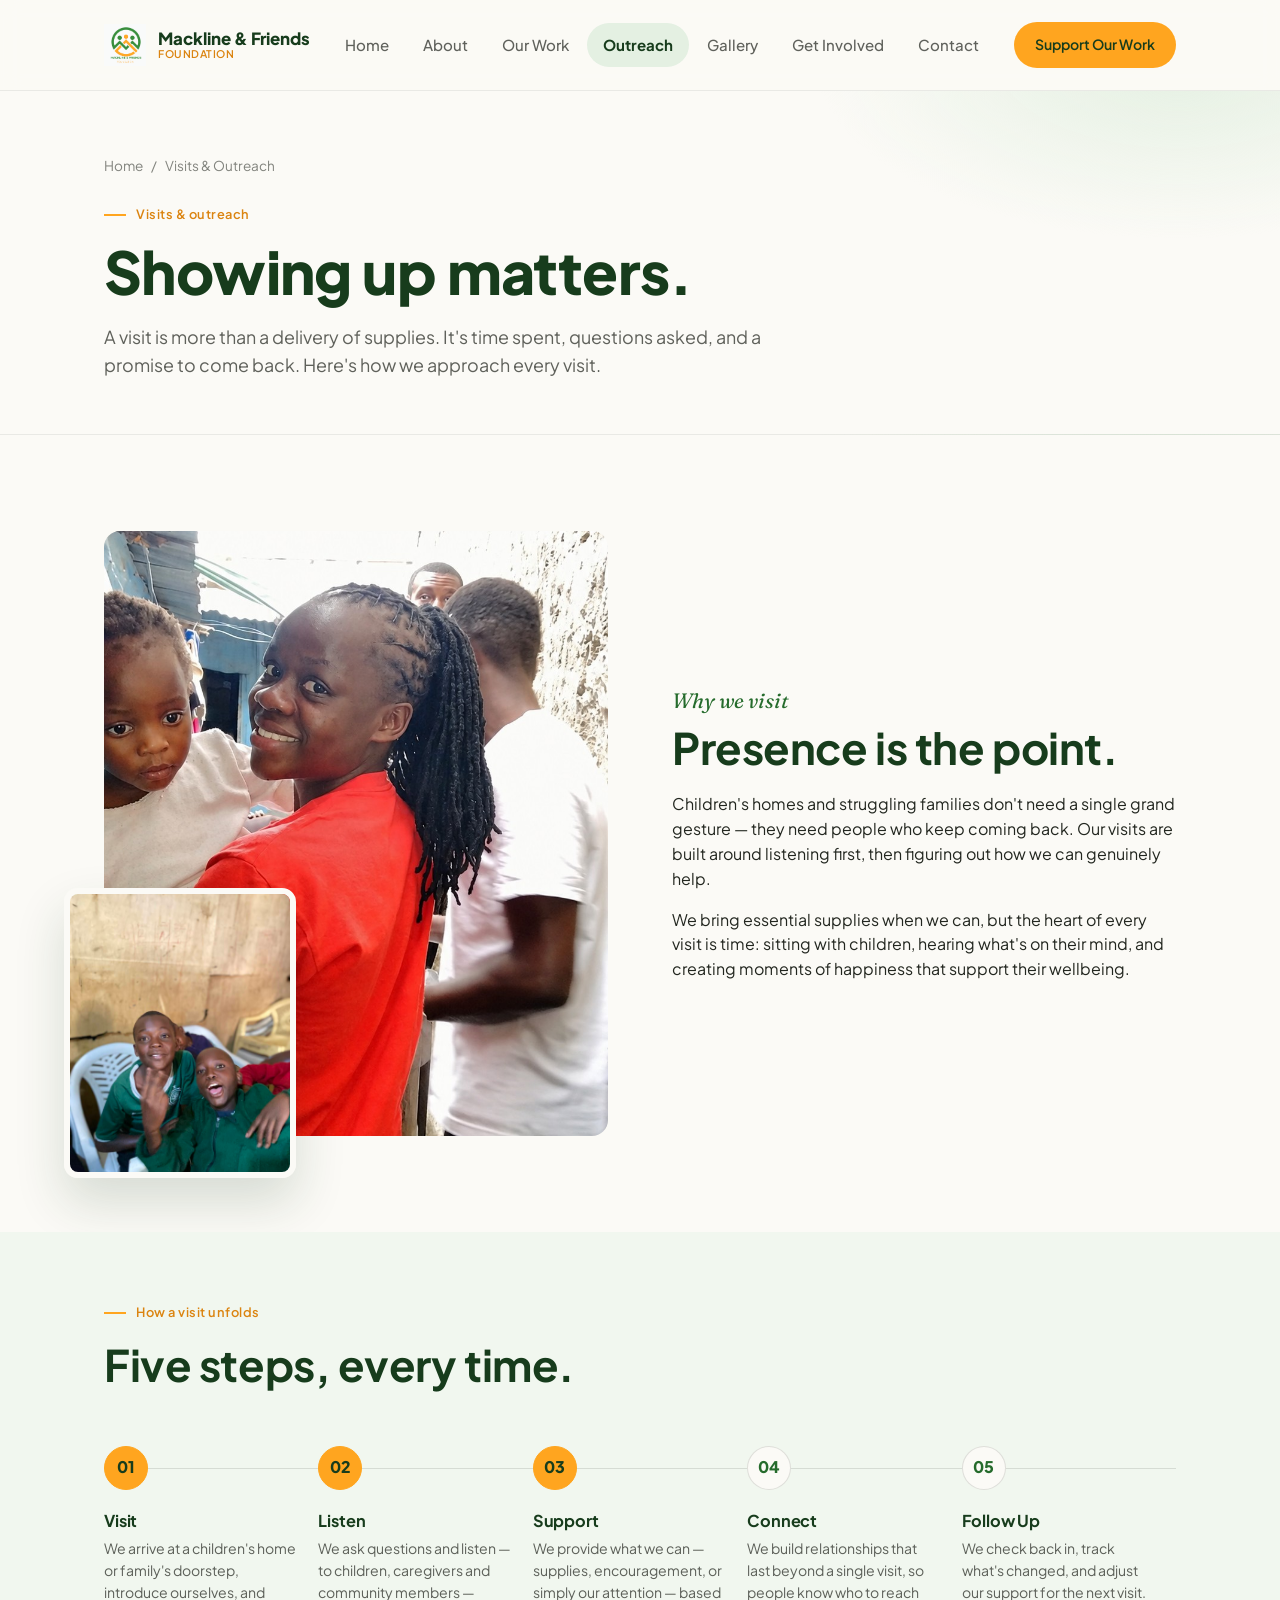
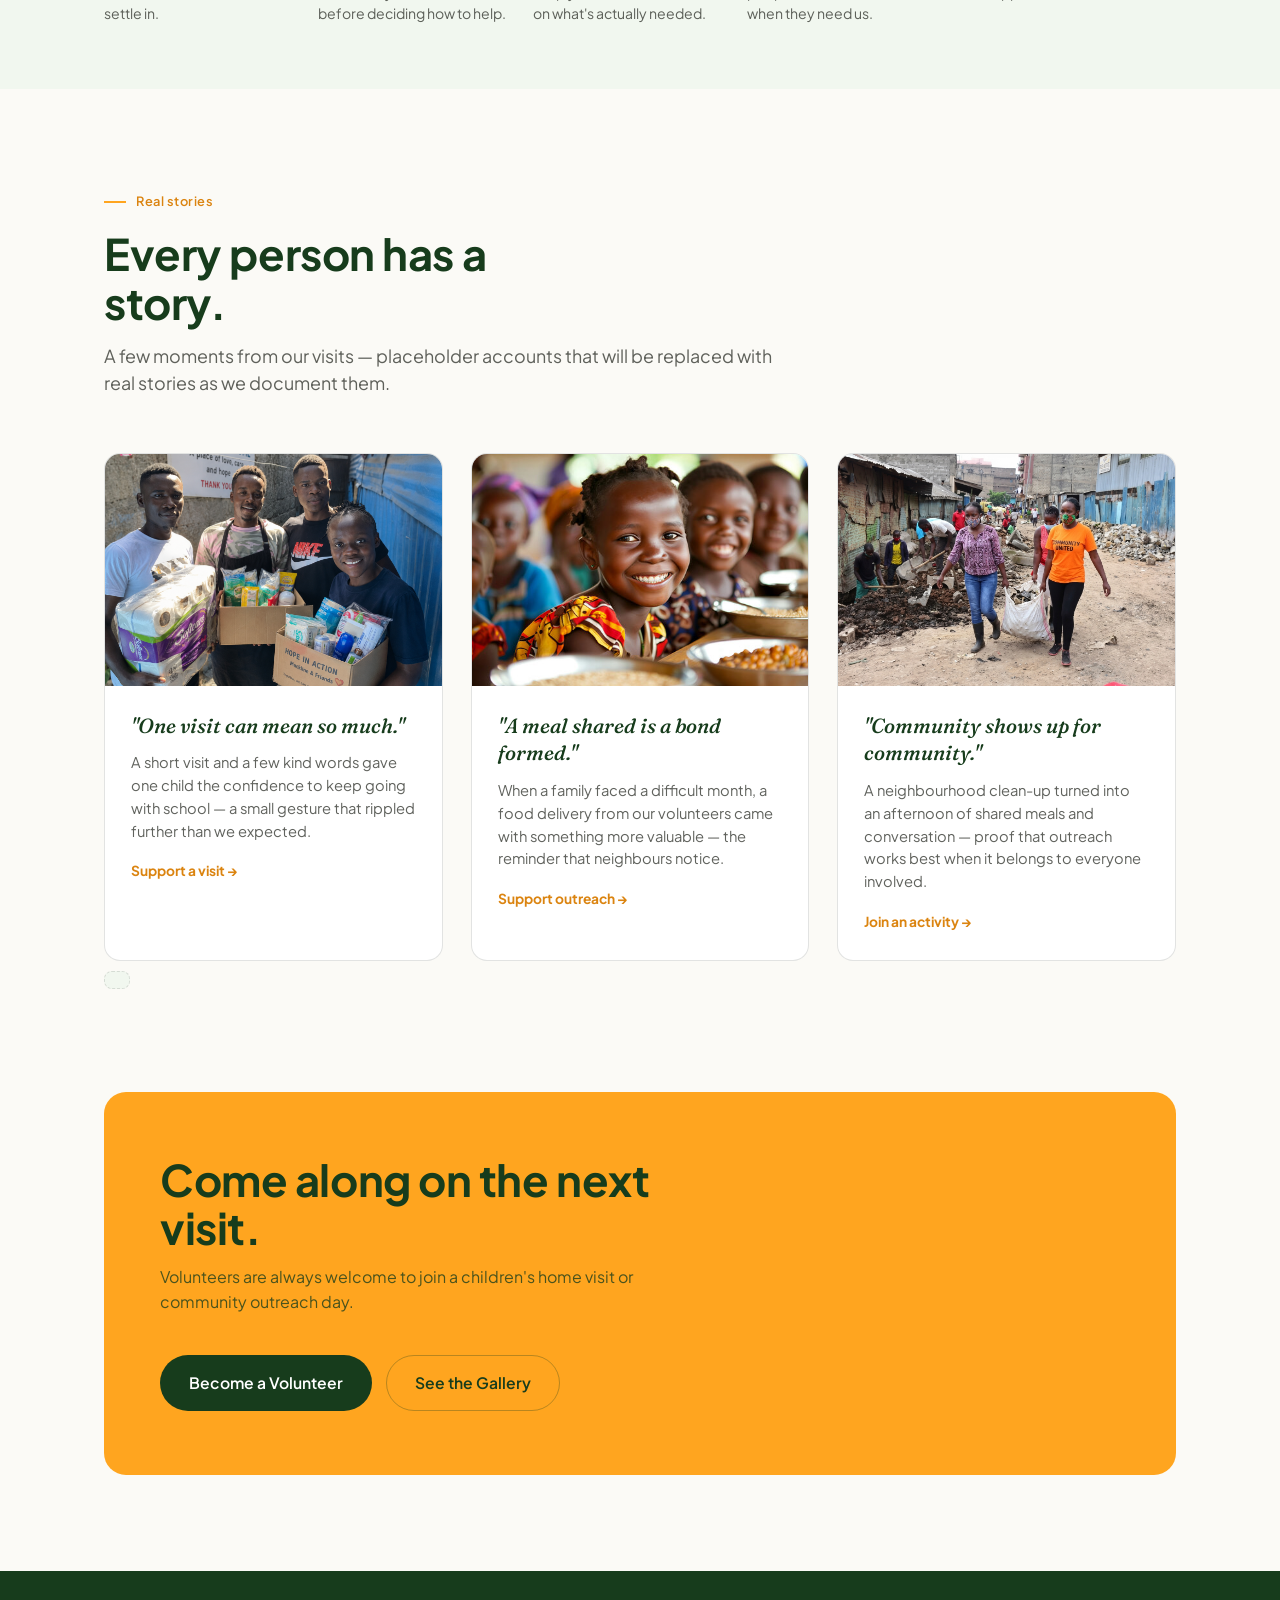
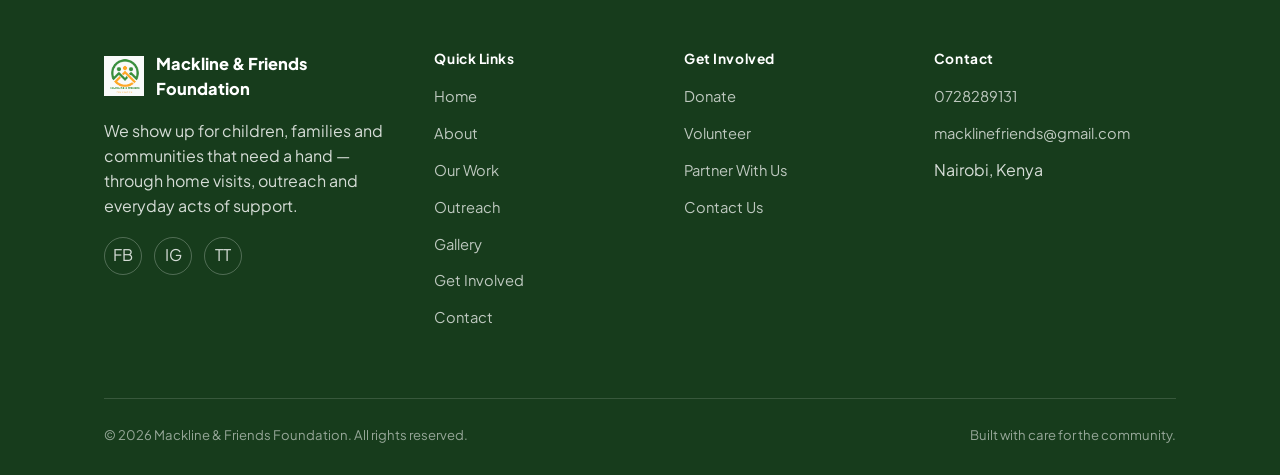
<file: outreach.html>
<!DOCTYPE html>
<html lang="en">
<head>
<meta charset="UTF-8">
<meta name="viewport" content="width=device-width, initial-scale=1.0">
<title>Visits & Outreach | Mackline & Friends Foundation</title>
<meta name="description" content="See how Mackline & Friends Foundation carries out children's home visits and community outreach, and read stories from the people we've met.">
<meta property="og:title" content="Visits & Outreach | Mackline & Friends Foundation">
<meta property="og:description" content="See how Mackline & Friends Foundation carries out children's home visits and community outreach, and read stories from the people we've met.">
<meta property="og:type" content="website">
<meta property="og:image" content="images/logo/logo.svg">
<link rel="icon" type="image/svg+xml" href="images/logo/favicon.svg">
<link rel="preconnect" href="https://fonts.googleapis.com">
<link rel="preconnect" href="https://fonts.gstatic.com" crossorigin>
<link href="https://fonts.googleapis.com/css2?family=Plus+Jakarta+Sans:wght@400;500;600;700;800&family=Fraunces:ital,wght@0,500;1,500&display=swap" rel="stylesheet">
<link rel="stylesheet" href="css/style.css">
<link rel="stylesheet" href="css/responsive.css">
</head>
<body>
<a href="#main" class="skip-link">Skip to main content</a>
<header class="site-header">
<div class="nav-row">
<a href="index.html" class="brand" aria-label="Mackline and Friends Foundation home">
<img src="images/logo.png" alt="Mackline and Friends Foundation logo">
<span class="brand-text">Mackline &amp; Friends<small>FOUNDATION</small></span>
</a>
<nav class="nav-links" aria-label="Primary">
<a href="index.html">Home</a>
<a href="about.html">About</a>
<a href="work.html">Our Work</a>
<a href="outreach.html" class="active" aria-current="page">Outreach</a>
<a href="gallery.html">Gallery</a>
<a href="get-involved.html">Get Involved</a>
<a href="contact.html">Contact</a>

</nav>
<div class="nav-right">
<a href="get-involved.html" class="btn btn-accent btn-sm">Support Our Work</a>
<button class="hamburger" aria-label="Open menu" aria-expanded="false" aria-controls="mobile-nav">
<span></span><span></span><span></span>
</button>
</div>
</div>
</header>
<nav class="mobile-nav" id="mobile-nav" aria-label="Mobile">
<a href="index.html">Home</a>
<a href="about.html">About</a>
<a href="work.html">Our Work</a>
<a href="outreach.html" class="active">Outreach</a>
<a href="gallery.html">Gallery</a>
<a href="get-involved.html">Get Involved</a>
<a href="contact.html">Contact</a>

<a href="get-involved.html" class="btn btn-accent">Support Our Work</a>
</nav>

<main id="main">

<section class="page-hero">
<div class="container">
<div class="breadcrumb"><a href="index.html">Home</a><span>/</span><span>Visits &amp; Outreach</span></div>
<span class="eyebrow">Visits &amp; outreach</span>
<h1>Showing up matters.</h1>
<p class="lede">A visit is more than a delivery of supplies. It's time spent, questions asked, and a promise to come back. Here's how we approach every visit.</p>
</div>
</section>

<section class="section-pad">
<div class="container split media-right">
<div class="split-media reveal">
<div class="img-a"><img src="images/impact-community.jpg" alt="Volunteer listening to a child during a home visit"></div>
<div class="img-b"><img src="images/gallery-02.jpg" alt="Volunteer handing school supplies to a child"></div>
</div>
<div class="split-copy reveal reveal-delay-1">
<span class="kicker">Why we visit</span>
<h2>Presence is the point.</h2>
<p>Children's homes and struggling families don't need a single grand gesture &mdash; they need people who keep coming back. Our visits are built around listening first, then figuring out how we can genuinely help.</p>
<p>We bring essential supplies when we can, but the heart of every visit is time: sitting with children, hearing what's on their mind, and creating moments of happiness that support their wellbeing.</p>
</div>
</div>
</section>

<section class="section-pad-sm" style="background:var(--green-050);">
<div class="container">
<div class="section-head reveal">
<div>
<span class="eyebrow">How a visit unfolds</span>
<h2>Five steps, every time.</h2>
</div>
</div>
<div class="timeline reveal reveal-delay-1">
<div class="timeline-step active">
<div class="t-num">01</div>
<h4>Visit</h4>
<p>We arrive at a children's home or family's doorstep, introduce ourselves, and settle in.</p>
</div>
<div class="timeline-step active">
<div class="t-num">02</div>
<h4>Listen</h4>
<p>We ask questions and listen &mdash; to children, caregivers and community members &mdash; before deciding how to help.</p>
</div>
<div class="timeline-step active">
<div class="t-num">03</div>
<h4>Support</h4>
<p>We provide what we can &mdash; supplies, encouragement, or simply our attention &mdash; based on what's actually needed.</p>
</div>
<div class="timeline-step">
<div class="t-num">04</div>
<h4>Connect</h4>
<p>We build relationships that last beyond a single visit, so people know who to reach when they need us.</p>
</div>
<div class="timeline-step">
<div class="t-num">05</div>
<h4>Follow Up</h4>
<p>We check back in, track what's changed, and adjust our support for the next visit.</p>
</div>
</div>
</div>
</section>

<section class="section-pad">
<div class="container">
<div class="section-head reveal">
<div>
<span class="eyebrow">Real stories</span>
<h2>Every person has a story.</h2>
<p class="lede">A few moments from our visits &mdash; placeholder accounts that will be replaced with real stories as we document them.</p>
</div>
</div>
<div class="stories reveal reveal-delay-1">
<article class="story-card">
<div class="story-img"><img src="images/less fortunate.png" alt="A child receiving school supplies"></div>
<div class="story-body">
<p class="story-quote voice">"One visit can mean so much."</p>
<p class="story-text">A short visit and a few kind words gave one child the confidence to keep going with school &mdash; a small gesture that rippled further than we expected.</p>
<a href="get-involved.html" class="story-read">Support a visit &rarr;</a>
</div>
</article>
<article class="story-card">
<div class="story-img"><img src="images/kids eating.jpg" alt="Volunteers delivering food supplies"></div>
<div class="story-body">
<p class="story-quote voice">"A meal shared is a bond formed."</p>
<p class="story-text">When a family faced a difficult month, a food delivery from our volunteers came with something more valuable &mdash; the reminder that neighbours notice.</p>
<a href="get-involved.html" class="story-read">Support outreach &rarr;</a>
</div>
</article>
<article class="story-card">
<div class="story-img"><img src="images/comunity united.jfif"></div>
<div class="story-body">
<p class="story-quote voice">"Community shows up for community."</p>
<p class="story-text">A neighbourhood clean-up turned into an afternoon of shared meals and conversation &mdash; proof that outreach works best when it belongs to everyone involved.</p>
<a href="get-involved.html" class="story-read">Join an activity &rarr;</a>
</div>
</article>
</div>
<p class="placeholder-note"></p>
</div>
</section>

<section class="section-pad" style="padding-top:0;">
<div class="container">
<div class="cta-band reveal">
<div>
<h2>Come along on the next visit.</h2>
<p>Volunteers are always welcome to join a children's home visit or community outreach day.</p>
</div>
<div class="cta-band-actions">
<a href="get-involved.html" class="btn btn-primary">Become a Volunteer</a>
<a href="gallery.html" class="btn btn-outline">See the Gallery</a>
</div>
</div>
</div>
</section>

</main>
<footer class="site-footer">
<div class="container">
<div class="footer-grid">
<div>
<div class="footer-brand">
<img src="images/logo.png" alt="Mackline and Friends Foundation logo">
<span>Mackline &amp; Friends Foundation</span>
</div>
<p>We show up for children, families and communities that need a hand &mdash; through home visits, outreach and everyday acts of support.</p>
<div class="footer-social">
<a href="https://www.facebook.com/profile.php?id=61593117765212" aria-label="Facebook">FB</a>
<a href="https://www.instagram.com/macklineandfriends/?hl=en" aria-label="Instagram">IG</a>
<a href="https://www.tiktok.com/@mackline.friends" aria-label="TikTok">TT</a>
</div>
</div>
<div class="footer-col">
<h4>Quick Links</h4>
<ul>
<li><a href="index.html">Home</a></li>
<li><a href="about.html">About</a></li>
<li><a href="work.html">Our Work</a></li>
<li><a href="outreach.html">Outreach</a></li>
<li><a href="gallery.html">Gallery</a></li>
<li><a href="get-involved.html">Get Involved</a></li>
<li><a href="contact.html">Contact</a></li>
</ul>
</div>
<div class="footer-col">
<h4>Get Involved</h4>
<ul>
<li><a href="get-involved.html">Donate</a></li>
<li><a href="get-involved.html">Volunteer</a></li>
<li><a href="get-involved.html">Partner With Us</a></li>
<li><a href="contact.html">Contact Us</a></li>
</ul>
</div>
<div class="footer-col">
<h4>Contact</h4>
<ul>
<li><a href="tel:0728289131">0728289131</a></li>
<li><a href="mailto:macklinefriends@gmail.com">macklinefriends@gmail.com</a></li>
<li>Nairobi, Kenya</li>
</ul>
</div>
</div>
<div class="footer-bottom">
<span>&copy; 2026 Mackline &amp; Friends Foundation. All rights reserved.</span>
<span>Built with care for the community.</span>
</div>
</div>
</footer>
<script src="js/main.js"></script>
<script src="js/animations.js"></script>
</body>
</html>
</file>
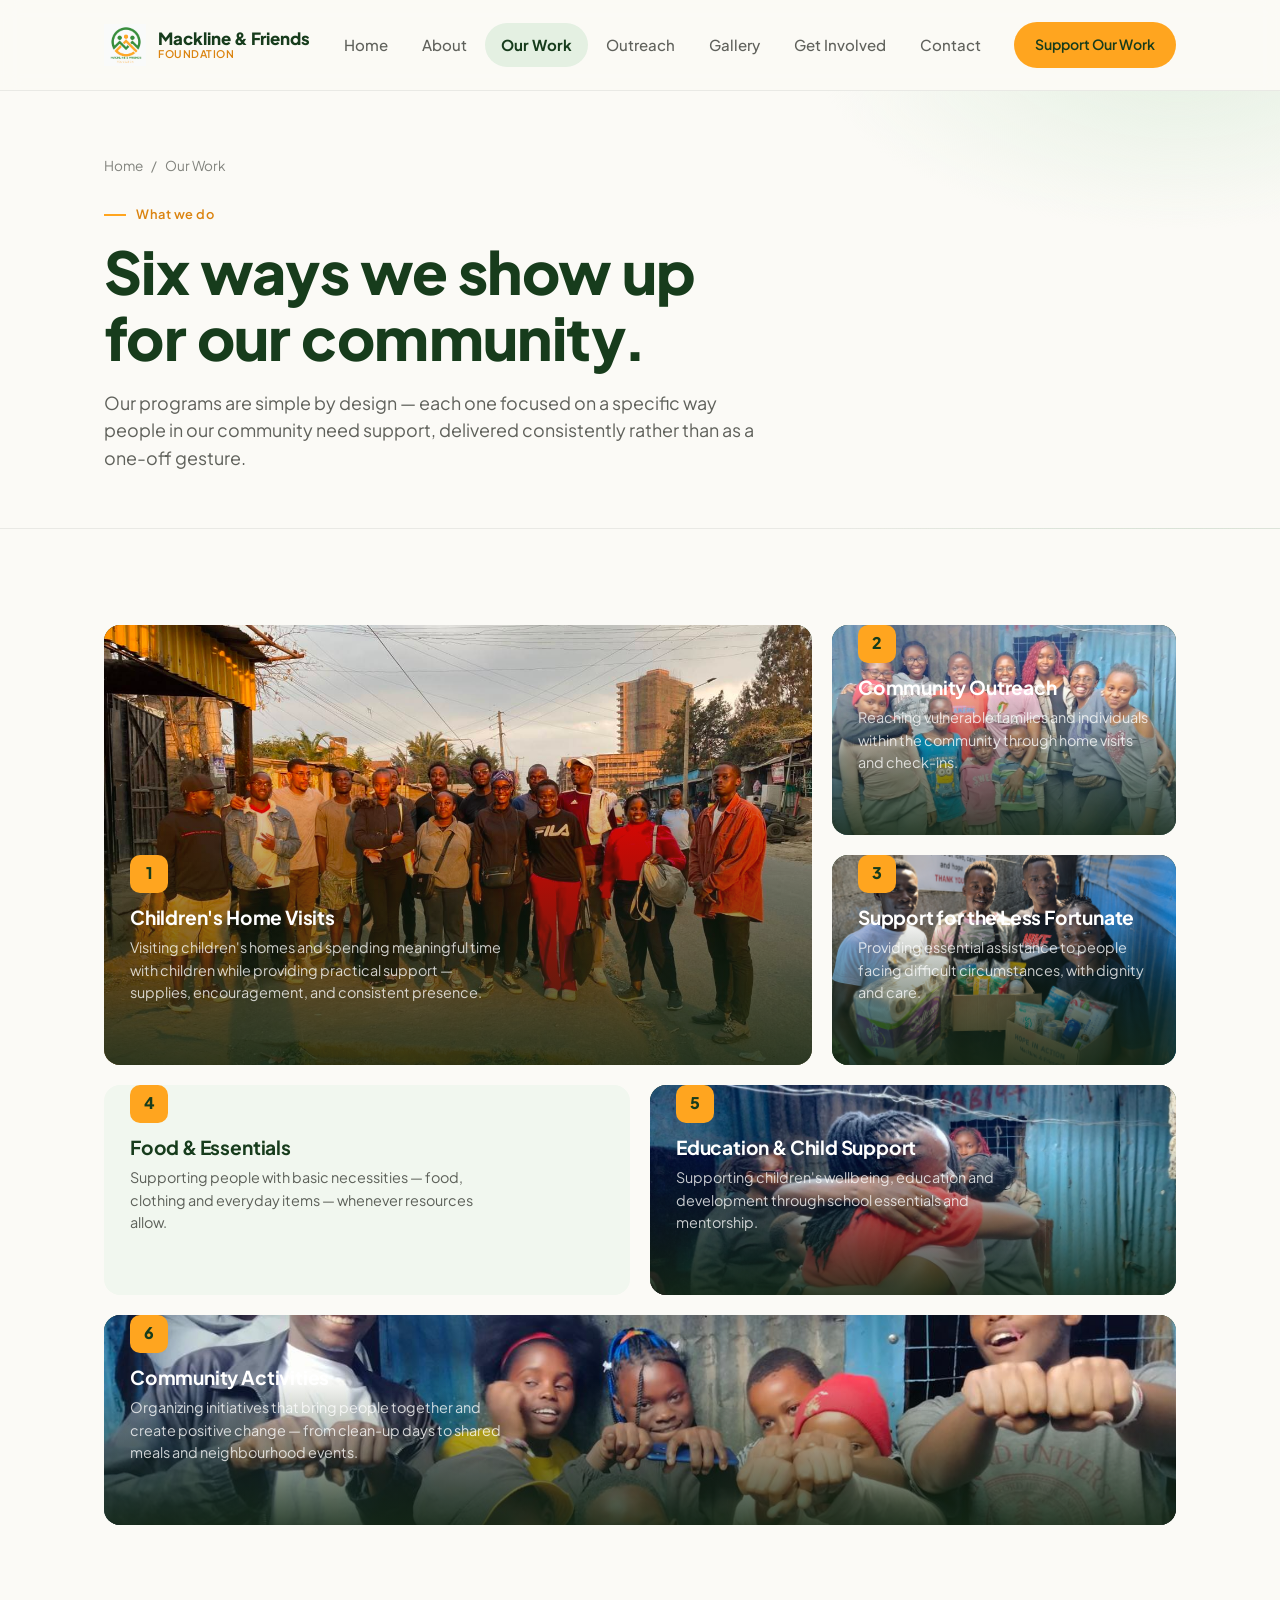
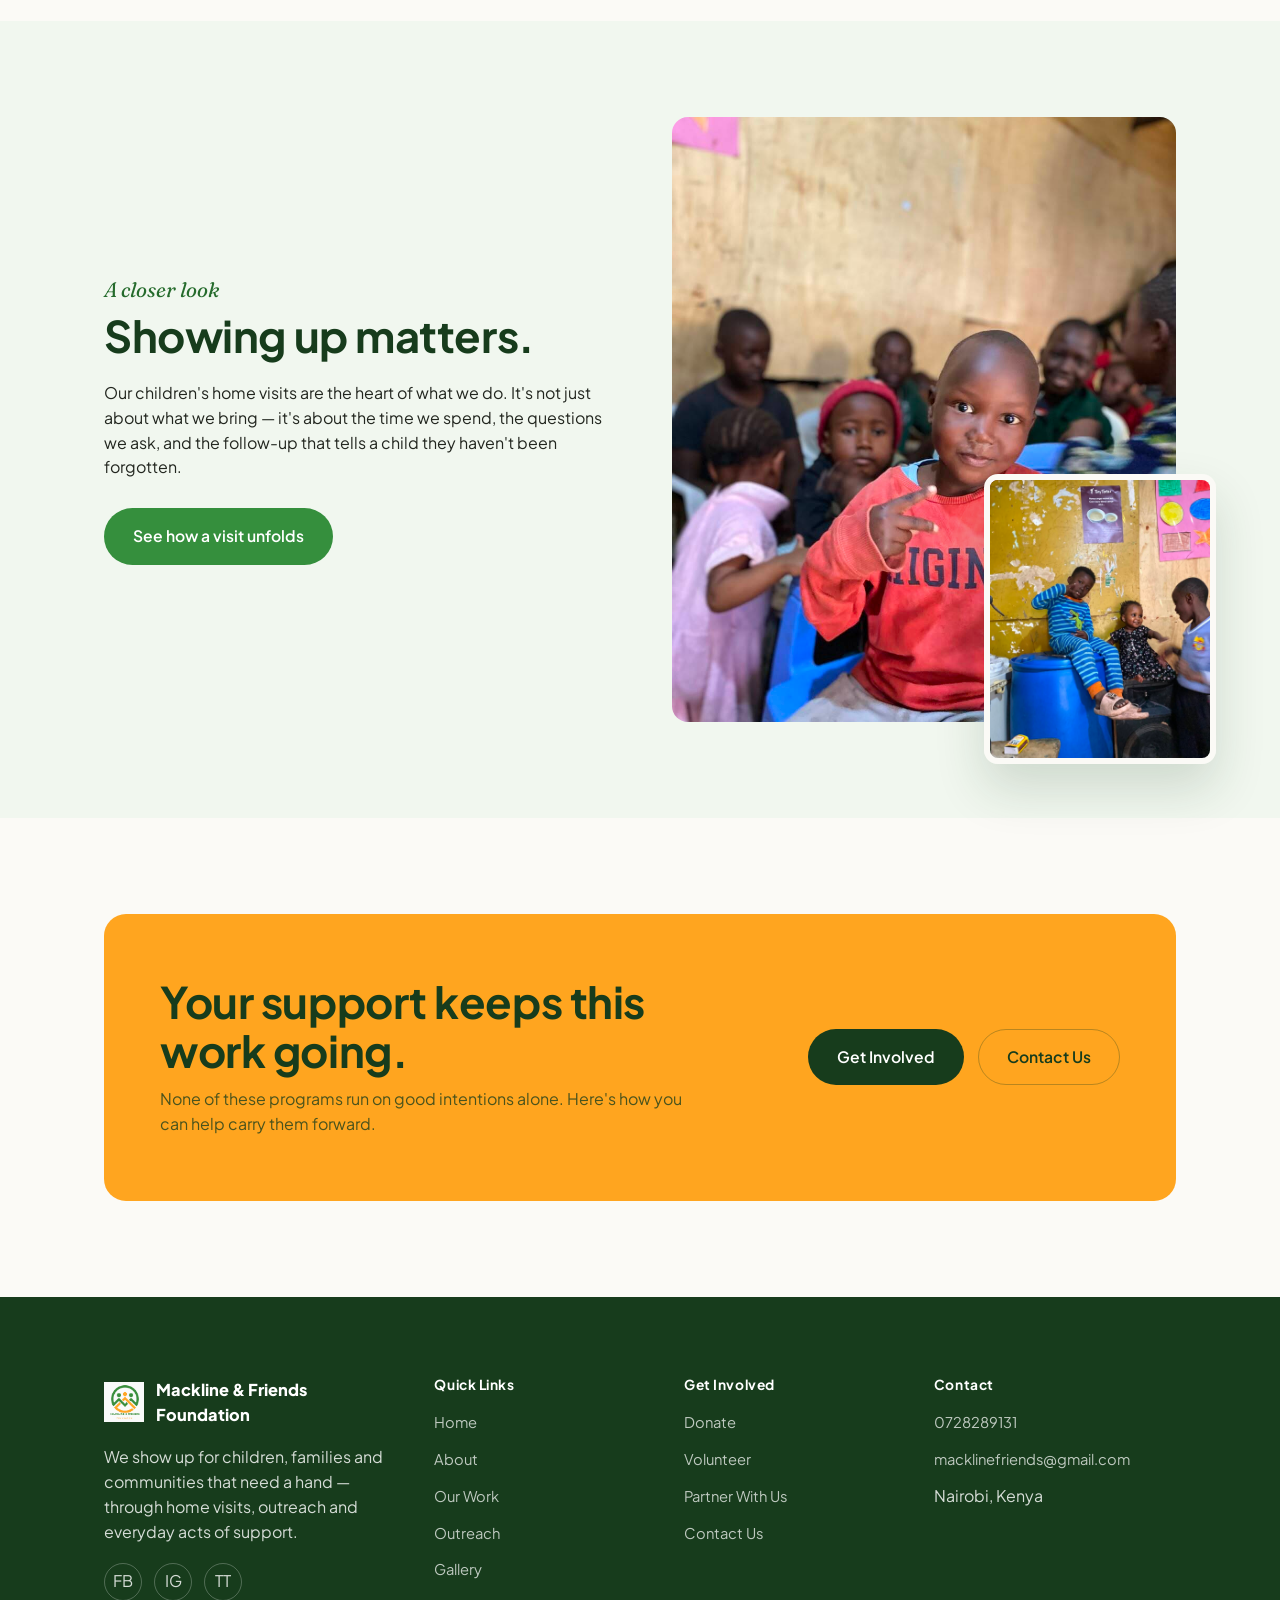
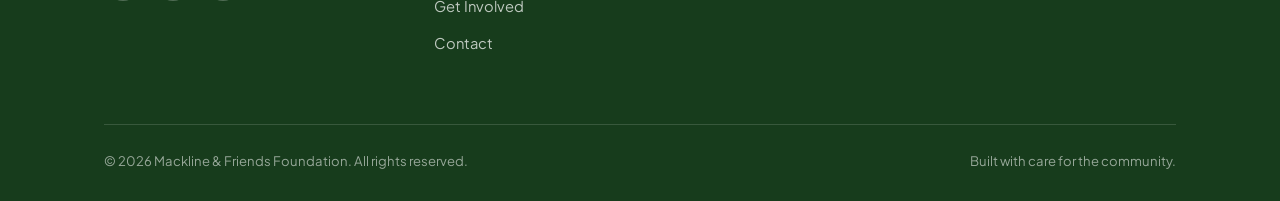
<file: work.html>
<!DOCTYPE html>
<html lang="en">
<head>
<meta charset="UTF-8">
<meta name="viewport" content="width=device-width, initial-scale=1.0">
<title>Our Work | Mackline & Friends Foundation</title>
<meta name="description" content="Explore the initiatives run by Mackline & Friends Foundation, from children's home visits to community outreach and education support in Kenya.">
<meta property="og:title" content="Our Work | Mackline & Friends Foundation">
<meta property="og:description" content="Explore the initiatives run by Mackline & Friends Foundation, from children's home visits to community outreach and education support in Kenya.">
<meta property="og:type" content="website">
<meta property="og:image" content="images/logo.png">
<link rel="icon" type="image/svg+xml" href="images/logo.png">
<link rel="preconnect" href="https://fonts.googleapis.com">
<link rel="preconnect" href="https://fonts.gstatic.com" crossorigin>
<link href="https://fonts.googleapis.com/css2?family=Plus+Jakarta+Sans:wght@400;500;600;700;800&family=Fraunces:ital,wght@0,500;1,500&display=swap" rel="stylesheet">
<link rel="stylesheet" href="css/style.css">
<link rel="stylesheet" href="css/responsive.css">
</head>
<body>
<a href="#main" class="skip-link">Skip to main content</a>
<header class="site-header">
<div class="nav-row">
<a href="index.html" class="brand" aria-label="Mackline and Friends Foundation home">
<img src="images/logo.png" alt="Mackline and Friends Foundation logo">
<span class="brand-text">Mackline &amp; Friends<small>FOUNDATION</small></span>
</a>
<nav class="nav-links" aria-label="Primary">
<a href="index.html">Home</a>
<a href="about.html">About</a>
<a href="work.html" class="active" aria-current="page">Our Work</a>
<a href="outreach.html">Outreach</a>
<a href="gallery.html">Gallery</a>
<a href="get-involved.html">Get Involved</a>
<a href="contact.html">Contact</a>

</nav>
<div class="nav-right">
<a href="get-involved.html" class="btn btn-accent btn-sm">Support Our Work</a>
<button class="hamburger" aria-label="Open menu" aria-expanded="false" aria-controls="mobile-nav">
<span></span><span></span><span></span>
</button>
</div>
</div>
</header>
<nav class="mobile-nav" id="mobile-nav" aria-label="Mobile">
<a href="index.html">Home</a>
<a href="about.html">About</a>
<a href="work.html" class="active">Our Work</a>
<a href="outreach.html">Outreach</a>
<a href="gallery.html">Gallery</a>
<a href="get-involved.html">Get Involved</a>
<a href="contact.html">Contact</a>

<a href="get-involved.html" class="btn btn-accent">Support Our Work</a>
</nav>

<main id="main">

<section class="page-hero">
<div class="container">
<div class="breadcrumb"><a href="index.html">Home</a><span>/</span><span>Our Work</span></div>
<span class="eyebrow">What we do</span>
<h1>Six ways we show up for our community.</h1>
<p class="lede">Our programs are simple by design &mdash; each one focused on a specific way people in our community need support, delivered consistently rather than as a one-off gesture.</p>
</div>
</section>

<section class="section-pad">
<div class="container">
<div class="work-grid reveal">
<a href="outreach.html" class="work-card span-4 tall">
<img src="images/childrens home visit.jpg" alt="Volunteer visiting a children's home">
<div class="wc-inner">
<div class="wc-icon">1</div>
<h3>Children's Home Visits</h3>
<p>Visiting children's homes and spending meaningful time with children while providing practical support &mdash; supplies, encouragement, and consistent presence.</p>
<span class="wc-link">Learn more &rarr;</span>
</div>
</a>
<a href="outreach.html" class="work-card span-2">
<img src="images/community outreach one.jpeg" alt="Community outreach gathering">
<div class="wc-inner">
<div class="wc-icon">2</div>
<h3>Community Outreach</h3>
<p>Reaching vulnerable families and individuals within the community through home visits and check-ins.</p>
<span class="wc-link">Learn more &rarr;</span>
</div>
</a>
<a href="outreach.html" class="work-card span-2">
<img src="images/less fortunate.png" alt="Volunteer supporting a family with essentials">
<div class="wc-inner">
<div class="wc-icon">3</div>
<h3>Support for the Less Fortunate</h3>
<p>Providing essential assistance to people facing difficult circumstances, with dignity and care.</p>
<span class="wc-link">Learn more &rarr;</span>
</div>
</a>
<a href="get-involved.html" class="work-card span-3 light">
<div class="wc-inner">
<div class="wc-icon">4</div>
<h3>Food &amp; Essentials</h3>
<p>Supporting people with basic necessities &mdash; food, clothing and everyday items &mdash; whenever resources allow.</p>
<span class="wc-link">Learn more &rarr;</span>
</div>
</a>
<a href="outreach.html" class="work-card span-3">
<img src="images/support for the.jpeg" alt="Children studying together">
<div class="wc-inner">
<div class="wc-icon">5</div>
<h3>Education &amp; Child Support</h3>
<p>Supporting children's wellbeing, education and development through school essentials and mentorship.</p>
<span class="wc-link">Learn more &rarr;</span>
</div>
</a>
<a href="get-involved.html" class="work-card span-6">
<img src="images/education.jpeg" alt="Community members taking part in an activity">
<div class="wc-inner">
<div class="wc-icon">6</div>
<h3>Community Activities</h3>
<p>Organizing initiatives that bring people together and create positive change &mdash; from clean-up days to shared meals and neighbourhood events.</p>
<span class="wc-link">Learn more &rarr;</span>
</div>
</a>
</div>
</div>
</section>

<section class="section-pad" style="background:var(--green-050); padding-top:96px;">
<div class="container split media-left">
<div class="split-copy reveal">
<span class="kicker">A closer look</span>
<h2>Showing up matters.</h2>
<p>Our children's home visits are the heart of what we do. It's not just about what we bring &mdash; it's about the time we spend, the questions we ask, and the follow-up that tells a child they haven't been forgotten.</p>
<a href="outreach.html" class="btn btn-primary">See how a visit unfolds</a>
</div>
<div class="split-media reveal reveal-delay-1">
<div class="img-a"><img src="images/gallery-03.jpg" alt="Volunteer spending time with children"></div>
<div class="img-b"><img src="images/impact-01.jpg" alt="Children playing during a foundation visit"></div>
</div>
</div>
</section>

<section class="section-pad">
<div class="container">
<div class="cta-band reveal">
<div>
<h2>Your support keeps this work going.</h2>
<p>None of these programs run on good intentions alone. Here's how you can help carry them forward.</p>
</div>
<div class="cta-band-actions">
<a href="get-involved.html" class="btn btn-primary">Get Involved</a>
<a href="contact.html" class="btn btn-outline">Contact Us</a>
</div>
</div>
</div>
</section>

</main>
<footer class="site-footer">
<div class="container">
<div class="footer-grid">
<div>
<div class="footer-brand">
<img src="images/logo.png" alt="Mackline and Friends Foundation logo">
<span>Mackline &amp; Friends Foundation</span>
</div>
<p>We show up for children, families and communities that need a hand &mdash; through home visits, outreach and everyday acts of support.</p>
<div class="footer-social">
<a href="https://www.facebook.com/profile.php?id=61593117765212" aria-label="Facebook">FB</a>
<a href="https://www.instagram.com/macklineandfriends/?hl=en" aria-label="Instagram">IG</a>
<a href="https://www.tiktok.com/@mackline.friends" aria-label="TikTok">TT</a>
</div>
</div>
<div class="footer-col">
<h4>Quick Links</h4>
<ul>
<li><a href="index.html">Home</a></li>
<li><a href="about.html">About</a></li>
<li><a href="work.html">Our Work</a></li>
<li><a href="outreach.html">Outreach</a></li>
<li><a href="gallery.html">Gallery</a></li>
<li><a href="get-involved.html">Get Involved</a></li>
<li><a href="contact.html">Contact</a></li>
</ul>
</div>
<div class="footer-col">
<h4>Get Involved</h4>
<ul>
<li><a href="get-involved.html">Donate</a></li>
<li><a href="get-involved.html">Volunteer</a></li>
<li><a href="get-involved.html">Partner With Us</a></li>
<li><a href="contact.html">Contact Us</a></li>
</ul>
</div>
<div class="footer-col">
<h4>Contact</h4>
<ul>
<li><a href="tel:0728289131">0728289131</a></li>
<li><a href="mailto:macklinefriends@gmail.com">macklinefriends@gmail.com</a></li>
<li>Nairobi, Kenya</li>
</ul>
</div>
</div>
<div class="footer-bottom">
<span>&copy; 2026 Mackline &amp; Friends Foundation. All rights reserved.</span>
<span>Built with care for the community.</span>
</div>
</div>
</footer>
<script src="js/main.js"></script>
<script src="js/animations.js"></script>
</body>
</html>
</file>
<file: css/style.css>
/* ==========================================================================
   MACKLINE & FRIENDS FOUNDATION — DESIGN SYSTEM
   ========================================================================== */

:root{
  /* Brand colors, drawn from the foundation logo */
  --green-900:#173C1C;
  --green-700:#256B2C;
  --green:#358F3D;
  --green-500:#4CA854;
  --green-100:#E4F0E2;
  --green-050:#F1F7EF;

  --orange:#FFA51F;
  --orange-600:#DB8410;
  --orange-100:#FFF0DA;

  --cream:#FBFAF6;
  --white:#FFFFFF;
  --charcoal:#22261F;
  --charcoal-70:rgba(34,38,31,.72);
  --charcoal-55:rgba(34,38,31,.56);
  --line:rgba(34,38,31,.13);
  --line-soft:rgba(34,38,31,.08);

  --font: 'Plus Jakarta Sans', -apple-system, BlinkMacSystemFont, 'Segoe UI', sans-serif;
  --font-voice: 'Fraunces', Georgia, serif;

  --container: 1200px;
  --gutter: clamp(24px, 5vw, 64px);

  --ease: cubic-bezier(.22,.68,.24,1);
}

*,*::before,*::after{ box-sizing:border-box; }
html{ scroll-behavior:smooth; }
@media (prefers-reduced-motion: reduce){
  html{ scroll-behavior:auto; }
  *,*::before,*::after{ animation-duration:.001ms !important; animation-iteration-count:1 !important; transition-duration:.001ms !important; scroll-behavior:auto !important; }
}

body{
  margin:0;
  font-family:var(--font);
  color:var(--charcoal);
  background:var(--cream);
  -webkit-font-smoothing:antialiased;
  line-height:1.55;
}

img{ max-width:100%; display:block; }
a{ color:inherit; text-decoration:none; }
button{ font-family:inherit; cursor:pointer; }
ul{ list-style:none; margin:0; padding:0; }

.container{
  max-width:var(--container);
  margin:0 auto;
  padding:0 var(--gutter);
}

/* Focus states — accessibility */
a:focus-visible,
button:focus-visible,
input:focus-visible,
textarea:focus-visible,
select:focus-visible{
  outline:2px solid var(--green);
  outline-offset:3px;
  border-radius:2px;
}

.skip-link{
  position:absolute;
  left:-999px;
  top:0;
  background:var(--green-900);
  color:var(--white);
  padding:12px 20px;
  z-index:999;
}
.skip-link:focus{ left:12px; top:12px; }

/* ---------- Typography ---------- */
h1,h2,h3,h4{
  margin:0;
  font-weight:700;
  letter-spacing:-0.01em;
  color:var(--green-900);
  line-height:1.12;
}
h1{ font-size:clamp(2.4rem, 4.6vw, 4.1rem); font-weight:800; }
h2{ font-size:clamp(1.9rem, 3.4vw, 2.75rem); }
h3{ font-size:1.35rem; }
p{ margin:0; }

.lede{
  font-size:clamp(1.05rem, 1.4vw, 1.2rem);
  color:var(--charcoal-70);
  max-width:52ch;
}

.eyebrow{
  display:inline-flex;
  align-items:center;
  gap:10px;
  font-size:.8rem;
  font-weight:600;
  letter-spacing:.04em;
  color:var(--orange-600);
  margin-bottom:18px;
}
.eyebrow::before{
  content:"";
  width:22px;
  height:2px;
  background:var(--orange);
  display:inline-block;
}

.voice{
  font-family:var(--font-voice);
  font-weight:500;
  font-style:italic;
  color:var(--green-900);
}

/* ---------- Buttons ---------- */
.btn{
  display:inline-flex;
  align-items:center;
  gap:10px;
  padding:15px 28px;
  border-radius:999px;
  font-weight:600;
  font-size:.98rem;
  border:1.5px solid transparent;
  transition:transform .25s var(--ease), background .25s var(--ease), border-color .25s var(--ease), color .25s var(--ease);
  white-space:nowrap;
}
.btn-primary{
  background:var(--green);
  color:var(--white);
}
.btn-primary:hover{ background:var(--green-700); transform:translateY(-2px); }

.btn-accent{
  background:var(--orange);
  color:var(--green-900);
}
.btn-accent:hover{ background:var(--orange-600); color:var(--white); transform:translateY(-2px); }

.btn-outline{
  background:transparent;
  color:var(--green-900);
  border-color:var(--line);
}
.btn-outline:hover{ border-color:var(--green); color:var(--green-700); }

.btn-ghost-light{
  background:transparent;
  color:var(--white);
  border-color:rgba(255,255,255,.5);
}
.btn-ghost-light:hover{ border-color:#fff; background:rgba(255,255,255,.1); }

.btn-sm{ padding:11px 20px; font-size:.88rem; }

/* ---------- Header / Nav ---------- */
.site-header{
  position:sticky;
  top:0;
  z-index:200;
  background:rgba(251,250,246,.9);
  backdrop-filter:blur(10px);
  border-bottom:1px solid var(--line-soft);
  transition:padding .3s var(--ease), box-shadow .3s var(--ease);
}
.site-header.scrolled{
  box-shadow:0 6px 24px rgba(23,60,28,.06);
}
.nav-row{
  display:flex;
  align-items:center;
  justify-content:space-between;
  padding:22px var(--gutter);
  max-width:var(--container);
  margin:0 auto;
  transition:padding .3s var(--ease);
}
.site-header.scrolled .nav-row{ padding-top:13px; padding-bottom:13px; }

.brand{
  display:flex;
  align-items:center;
  gap:12px;
  font-weight:800;
  font-size:1.05rem;
  color:var(--green-900);
}
.brand img{ height:42px; width:auto; transition:height .3s var(--ease); }
.site-header.scrolled .brand img{ height:34px; }
.brand-text{ line-height:1.15; }
.brand-text small{ display:block; font-size:.66rem; font-weight:600; letter-spacing:.05em; color:var(--orange-600); }

.nav-links{
  display:flex;
  align-items:center;
  gap:2px;
}
.nav-links a{
  padding:10px 16px;
  font-size:.94rem;
  font-weight:500;
  color:var(--charcoal-70);
  border-radius:999px;
  position:relative;
  transition:color .25s var(--ease), background .25s var(--ease);
}
.nav-links a:hover{ color:var(--green-900); background:var(--green-050); }
.nav-links a.active{ color:var(--green-900); font-weight:700; background:var(--green-100); }

.nav-right{ display:flex; align-items:center; gap:18px; }

.hamburger{
  display:none;
  flex-direction:column;
  justify-content:center;
  gap:5px;
  width:44px; height:44px;
  border:1px solid var(--line);
  border-radius:10px;
  background:var(--white);
}
.hamburger span{
  width:20px; height:2px; background:var(--green-900);
  margin:0 auto;
  transition:transform .3s var(--ease), opacity .3s var(--ease);
}
.hamburger.open span:nth-child(1){ transform:translateY(7px) rotate(45deg); }
.hamburger.open span:nth-child(2){ opacity:0; }
.hamburger.open span:nth-child(3){ transform:translateY(-7px) rotate(-45deg); }

.mobile-nav{
  display:none;
  position:fixed;
  inset:0;
  z-index:190;
  background:var(--green-900);
  transform:translateX(100%);
  transition:transform .45s var(--ease);
  padding:110px 36px 40px;
}
.mobile-nav.open{ transform:translateX(0); }
.mobile-nav a{
  display:block;
  font-size:1.6rem;
  font-weight:700;
  color:var(--white);
  padding:14px 0;
  border-bottom:1px solid rgba(255,255,255,.12);
  opacity:0;
  transform:translateY(14px);
  transition:opacity .5s var(--ease), transform .5s var(--ease);
}
.mobile-nav.open a{ opacity:1; transform:translateY(0); }
.mobile-nav a:nth-child(1){ transition-delay:.06s; }
.mobile-nav a:nth-child(2){ transition-delay:.11s; }
.mobile-nav a:nth-child(3){ transition-delay:.16s; }
.mobile-nav a:nth-child(4){ transition-delay:.21s; }
.mobile-nav a:nth-child(5){ transition-delay:.26s; }
.mobile-nav a:nth-child(6){ transition-delay:.31s; }
.mobile-nav a:nth-child(7){ transition-delay:.36s; }
.mobile-nav .btn{ margin-top:24px; }

/* ---------- Reveal on scroll ---------- */
.reveal{
  opacity:0;
  transform:translateY(28px);
  transition:opacity .8s var(--ease), transform .8s var(--ease);
}
.reveal.in{ opacity:1; transform:translateY(0); }
.reveal-delay-1{ transition-delay:.1s; }
.reveal-delay-2{ transition-delay:.2s; }
.reveal-delay-3{ transition-delay:.3s; }

/* ---------- Page hero (interior pages) ---------- */
.page-hero{
  padding:64px 0 56px;
  border-bottom:1px solid var(--line-soft);
  background:
    radial-gradient(520px 260px at 92% -10%, var(--green-100), transparent 70%);
}
.page-hero .eyebrow{ margin-bottom:14px; }
.page-hero h1{ max-width:16ch; }
.page-hero .lede{ margin-top:18px; }
.breadcrumb{
  display:flex; gap:8px; align-items:center;
  font-size:.85rem; color:var(--charcoal-55); margin-bottom:22px;
}
.breadcrumb a:hover{ color:var(--green-700); }

/* ---------- Section spacing rhythm ---------- */
section{ position:relative; }
.section-pad{ padding:96px 0; }
.section-pad-sm{ padding:64px 0; }
.section-pad-lg{ padding:130px 0; }

.section-head{
  display:flex;
  align-items:flex-end;
  justify-content:space-between;
  gap:40px;
  margin-bottom:56px;
  flex-wrap:wrap;
}
.section-head h2{ max-width:16ch; }
.section-head .lede{ margin-top:14px; }

.divider{
  height:1px;
  background:linear-gradient(90deg, var(--line), transparent 80%);
  margin:0 0;
}

/* ---------- HERO (home) ---------- */
.hero{
  padding:52px 0 0;
  overflow:hidden;
}
.hero-grid{
  display:grid;
  grid-template-columns:1.05fr .95fr;
  gap:56px;
  align-items:center;
}
.hero-copy h1{ margin-top:2px; }
.hero-copy .lede{ margin:22px 0 34px; }
.hero-actions{ display:flex; gap:16px; flex-wrap:wrap; }

.hero-media{ position:relative; }
.hero-media .frame{
  position:relative;
  border-radius:18px;
  overflow:hidden;
  aspect-ratio:4/4.6;
}
.hero-media .frame img{ width:100%; height:100%; object-fit:cover; }
.hero-tick{
  position:absolute;
  bottom:-18px; left:-28px;
  background:var(--white);
  border:1px solid var(--line);
  border-radius:14px;
  padding:18px 22px;
  box-shadow:0 20px 40px rgba(23,60,28,.12);
  display:flex; align-items:center; gap:14px;
  max-width:260px;
}
.hero-tick .dot{
  width:44px; height:44px; border-radius:50%;
  background:var(--orange);
  flex-shrink:0;
  display:flex; align-items:center; justify-content:center;
  font-weight:800; color:var(--green-900); font-size:1.05rem;
}
.hero-tick p{ font-size:.83rem; color:var(--charcoal-70); line-height:1.4; }
.hero-tick strong{ color:var(--green-900); }

.hero-mark{
  position:absolute;
  top:26px; right:-14px;
  width:96px; height:96px;
  opacity:.9;
}

/* ---------- Stats ---------- */
.stats-band{
  background:var(--green-900);
  color:var(--white);
  padding:86px 0;
  position:relative;
}
.stats-head{ max-width:640px; margin-bottom:56px; }
.stats-head .eyebrow{ color:var(--orange); }
.stats-head .eyebrow::before{ background:var(--orange); }
.stats-head h2{ color:var(--white); }
.stats-head p{ color:rgba(255,255,255,.68); margin-top:14px; }

.stats-grid{
  display:grid;
  grid-template-columns:repeat(4,1fr);
  gap:0;
  border-top:1px solid rgba(255,255,255,.15);
}
.stat{
  padding:34px 24px 0;
  border-right:1px solid rgba(255,255,255,.15);
}
.stat:last-child{ border-right:none; }
.stat .num{
  font-size:clamp(2.4rem,4vw,3.4rem);
  font-weight:800;
  color:var(--orange);
  display:flex;
  align-items:baseline;
  gap:2px;
}
.stat .label{
  margin-top:8px;
  font-size:.92rem;
  color:rgba(255,255,255,.72);
}

/* ---------- About / editorial split ---------- */
.split{
  display:grid;
  grid-template-columns:1fr 1fr;
  gap:64px;
  align-items:center;
}
.split-media{ position:relative; }
.split-media .img-a{
  border-radius:16px;
  overflow:hidden;
  aspect-ratio:5/6;
}
.split-media .img-a img{ width:100%; height:100%; object-fit:cover; }
.split-media .img-b{
  position:absolute;
  width:46%;
  border-radius:14px;
  overflow:hidden;
  border:6px solid var(--cream);
  box-shadow:0 24px 50px rgba(23,60,28,.16);
  aspect-ratio:4/5;
}
.split-media .img-b img{ width:100%; height:100%; object-fit:cover; }
.split.media-right .img-b{ bottom:-42px; left:-40px; }
.split.media-left .img-b{ bottom:-42px; right:-40px; }

.split-copy .kicker{
  font-family:var(--font-voice);
  font-style:italic;
  font-size:1.3rem;
  color:var(--green-700);
  margin-bottom:6px;
  display:block;
}
.split-copy h2{ margin-bottom:20px; }
.split-copy p + p{ margin-top:16px; }
.split-copy .btn{ margin-top:28px; }

.values-row{
  display:flex;
  flex-wrap:wrap;
  gap:12px;
  margin-top:30px;
}
.value-chip{
  border:1px solid var(--line);
  border-radius:999px;
  padding:9px 18px;
  font-size:.86rem;
  font-weight:600;
  color:var(--green-700);
  background:var(--white);
}

/* ---------- Editorial work grid ---------- */
.work-grid{
  display:grid;
  grid-template-columns:repeat(6,1fr);
  grid-auto-rows:210px;
  gap:20px;
}
.work-card{
  position:relative;
  border-radius:16px;
  overflow:hidden;
  background:var(--green-900);
  color:var(--white);
  padding:26px;
  display:flex;
  flex-direction:column;
  justify-content:flex-end;
}
.work-card img{
  position:absolute; inset:0; width:100%; height:100%; object-fit:cover;
  transition:transform .7s var(--ease);
}
.work-card::after{
  content:"";
  position:absolute; inset:0;
  background:linear-gradient(180deg, rgba(23,60,28,0) 30%, rgba(20,40,20,.86) 100%);
}
.work-card:hover img{ transform:scale(1.06); }
.work-card .wc-inner{ position:relative; z-index:2; }
.work-card .wc-icon{
  width:38px; height:38px; border-radius:10px;
  background:var(--orange);
  display:flex; align-items:center; justify-content:center;
  margin-bottom:14px;
  color:var(--green-900);
  font-weight:800;
}
.work-card h3{ color:var(--white); font-size:1.2rem; margin-bottom:8px; }
.work-card p{ color:rgba(255,255,255,.78); font-size:.9rem; max-width:34ch; }
.work-card .wc-link{
  display:inline-flex; align-items:center; gap:6px;
  margin-top:14px; font-size:.84rem; font-weight:700; color:var(--orange);
  opacity:0; transform:translateY(6px);
  transition:opacity .3s var(--ease), transform .3s var(--ease);
}
.work-card:hover .wc-link{ opacity:1; transform:translateY(0); }

.work-card.span-4{ grid-column:span 4; }
.work-card.span-2{ grid-column:span 2; }
.work-card.span-3{ grid-column:span 3; }
.work-card.span-6{ grid-column:span 6; aspect-ratio:auto; }
.work-card.tall{ grid-row:span 2; }
.work-card.light{ background:var(--green-050); color:var(--green-900); }
.work-card.light::after{ display:none; }
.work-card.light h3{ color:var(--green-900); }
.work-card.light p{ color:var(--charcoal-70); }
.work-card.light .wc-link{ color:var(--green-700); }

/* ---------- Timeline (visits) ---------- */
.timeline{
  display:grid;
  grid-template-columns:repeat(5,1fr);
  gap:0;
  position:relative;
  margin-top:20px;
}
.timeline::before{
  content:"";
  position:absolute;
  top:22px; left:0; right:0;
  height:1px;
  background:var(--line);
}
.timeline-step{
  padding:0 20px 0 0;
  position:relative;
}
.timeline-step .t-num{
  width:44px; height:44px;
  border-radius:50%;
  background:var(--cream);
  border:1px solid var(--line);
  display:flex; align-items:center; justify-content:center;
  font-weight:800;
  color:var(--green-700);
  position:relative; z-index:2;
  margin-bottom:22px;
  transition:background .3s var(--ease), color .3s var(--ease), border-color .3s var(--ease);
}
.timeline-step.active .t-num{ background:var(--orange); color:var(--green-900); border-color:var(--orange); }
.timeline-step h4{ font-size:1.02rem; color:var(--green-900); margin-bottom:8px; font-weight:700; }
.timeline-step p{ font-size:.88rem; color:var(--charcoal-70); }

/* ---------- Story / impact cards ---------- */
.stories{
  display:grid;
  grid-template-columns:repeat(3,1fr);
  gap:28px;
}
.story-card{
  background:var(--white);
  border:1px solid var(--line);
  border-radius:16px;
  overflow:hidden;
  display:flex;
  flex-direction:column;
}
.story-card .story-img{ aspect-ratio:16/11; overflow:hidden; }
.story-card .story-img img{ width:100%; height:100%; object-fit:cover; }
.story-card .story-body{ padding:26px; }
.story-quote{
  font-family:var(--font-voice);
  font-style:italic;
  font-size:1.28rem;
  color:var(--green-900);
  line-height:1.35;
  margin-bottom:12px;
}
.story-card p.story-text{ color:var(--charcoal-70); font-size:.92rem; margin-bottom:16px; }
.story-read{ font-weight:700; font-size:.86rem; color:var(--orange-600); display:inline-flex; gap:6px; align-items:center; }
.story-read:hover{ color:var(--green-700); }

/* ---------- CTA band ---------- */
.cta-band{
  background:var(--orange);
  border-radius:22px;
  padding:64px 56px;
  display:flex;
  align-items:center;
  justify-content:space-between;
  gap:40px;
  flex-wrap:wrap;
}
.cta-band h2{ color:var(--green-900); max-width:16ch; }
.cta-band p{ margin-top:12px; color:rgba(23,60,28,.78); max-width:44ch; }
.cta-band-actions{ display:flex; gap:14px; flex-wrap:wrap; }
.cta-band .btn-primary{ background:var(--green-900); }
.cta-band .btn-primary:hover{ background:var(--green-700); }
.cta-band .btn-outline{ border-color:rgba(23,60,28,.3); color:var(--green-900); }

/* ---------- Get involved ways ---------- */
.ways-grid{
  display:grid;
  grid-template-columns:repeat(4,1fr);
  gap:1px;
  background:var(--line);
  border:1px solid var(--line);
  border-radius:16px;
  overflow:hidden;
}
.way-card{
  background:var(--white);
  padding:36px 28px;
  transition:background .3s var(--ease);
}
.way-card:hover{ background:var(--green-050); }
.way-num{ font-size:.8rem; font-weight:700; color:var(--orange-600); margin-bottom:20px; display:block; }
.way-card h3{ margin-bottom:10px; font-size:1.1rem; }
.way-card p{ font-size:.89rem; color:var(--charcoal-70); }

/* ---------- Footer ---------- */
.site-footer{
  background:var(--green-900);
  color:rgba(255,255,255,.82);
  padding:80px 0 30px;
}
.footer-grid{
  display:grid;
  grid-template-columns:1.4fr 1fr 1fr 1.2fr;
  gap:48px;
  padding-bottom:56px;
  border-bottom:1px solid rgba(255,255,255,.14);
}
.footer-brand{ display:flex; align-items:center; gap:12px; margin-bottom:18px; }
.footer-brand img{ height:40px; }
.footer-brand span{ font-weight:800; color:var(--white); font-size:1.02rem; }
.footer-col h4{ color:var(--white); font-size:.86rem; letter-spacing:.04em; margin-bottom:18px; }
.footer-col ul li{ margin-bottom:12px; }
.footer-col ul a{ font-size:.92rem; color:rgba(255,255,255,.72); transition:color .2s var(--ease); }
.footer-col ul a:hover{ color:var(--orange); }
.footer-social{ display:flex; gap:12px; margin-top:18px; }
.footer-social a{
  width:38px; height:38px; border-radius:50%;
  border:1px solid rgba(255,255,255,.25);
  display:flex; align-items:center; justify-content:center;
  transition:background .2s var(--ease), border-color .2s var(--ease);
}
.footer-social a:hover{ background:var(--orange); border-color:var(--orange); }
.footer-bottom{
  display:flex; justify-content:space-between; align-items:center;
  padding-top:26px; font-size:.82rem; color:rgba(255,255,255,.55);
  flex-wrap:wrap; gap:12px;
}

/* ---------- Donation / support section ---------- */
.support-panel{
  display:grid;
  grid-template-columns:1fr .85fr;
  gap:56px;
  align-items:center;
  background:var(--green-050);
  border-radius:22px;
  padding:56px;
}
.support-list{ margin-top:24px; display:grid; gap:12px; }
.support-list li{
  display:flex; align-items:flex-start; gap:12px;
  font-size:.94rem; color:var(--charcoal-70);
}
.support-list .chk{
  width:20px; height:20px; border-radius:50%;
  background:var(--green); color:var(--white);
  display:flex; align-items:center; justify-content:center;
  flex-shrink:0; font-size:.7rem; font-weight:800; margin-top:2px;
}
.support-note{
  background:var(--white);
  border:1px dashed var(--line);
  border-radius:14px;
  padding:22px;
  font-size:.85rem;
  color:var(--charcoal-55);
}
.support-note strong{ color:var(--green-700); display:block; margin-bottom:6px; }

/* ---------- Volunteer band ---------- */
.volunteer-band{
  display:grid;
  grid-template-columns:1fr 1fr;
  gap:0;
  border-radius:22px;
  overflow:hidden;
}
.volunteer-copy{ background:var(--green-900); color:var(--white); padding:64px 56px; display:flex; flex-direction:column; justify-content:center; }
.volunteer-copy h2{ color:var(--white); }
.volunteer-copy p{ color:rgba(255,255,255,.72); margin-top:16px; max-width:42ch; }
.volunteer-copy .btn{ margin-top:26px; align-self:flex-start; }
.volunteer-media{ position:relative; min-height:340px; }
.volunteer-media img{ width:100%; height:100%; object-fit:cover; position:absolute; inset:0; }

/* ---------- Gallery ---------- */
.gallery-filters{
  display:flex; flex-wrap:wrap; gap:10px;
  margin-bottom:40px;
}
.gfilter{
  padding:10px 20px;
  border-radius:999px;
  border:1px solid var(--line);
  font-size:.86rem; font-weight:600;
  color:var(--charcoal-70);
  background:var(--white);
  transition:all .25s var(--ease);
}
.gfilter:hover{ border-color:var(--green); color:var(--green-700); }
.gfilter.active{ background:var(--green-900); border-color:var(--green-900); color:var(--white); }

.masonry{
  columns:4 220px;
  column-gap:18px;
}
.g-item{
  break-inside:avoid;
  margin-bottom:18px;
  border-radius:12px;
  overflow:hidden;
  position:relative;
  cursor:pointer;
  background:var(--green-100);
}
.g-item img{ width:100%; display:block; transition:transform .5s var(--ease); }
.g-item:hover img{ transform:scale(1.05); }
.g-item .g-cap{
  position:absolute; left:0; right:0; bottom:0;
  padding:16px;
  background:linear-gradient(0deg, rgba(23,60,28,.85), transparent);
  color:var(--white);
  font-size:.82rem; font-weight:600;
  opacity:0; transform:translateY(8px);
  transition:opacity .3s var(--ease), transform .3s var(--ease);
}
.g-item:hover .g-cap{ opacity:1; transform:translateY(0); }
.g-item.hide{ display:none; }

.lightbox{
  position:fixed; inset:0; z-index:500;
  background:rgba(15,26,15,.94);
  display:flex; align-items:center; justify-content:center;
  opacity:0; visibility:hidden;
  transition:opacity .35s var(--ease);
  padding:40px;
}
.lightbox.open{ opacity:1; visibility:visible; }
.lightbox-inner{ max-width:900px; width:100%; text-align:center; }
.lightbox-inner img{ max-height:72vh; margin:0 auto; border-radius:10px; width:auto; }
.lightbox-cap{ color:rgba(255,255,255,.8); margin-top:16px; font-size:.92rem; }
.lightbox-close, .lightbox-prev, .lightbox-next{
  position:fixed;
  background:rgba(255,255,255,.08);
  border:1px solid rgba(255,255,255,.25);
  color:var(--white);
  border-radius:50%;
  width:48px; height:48px;
  display:flex; align-items:center; justify-content:center;
  font-size:1.1rem;
  transition:background .2s var(--ease);
}
.lightbox-close:hover, .lightbox-prev:hover, .lightbox-next:hover{ background:var(--orange); border-color:var(--orange); color:var(--green-900); }
.lightbox-close{ top:28px; right:28px; }
.lightbox-prev{ left:28px; top:50%; transform:translateY(-50%); }
.lightbox-next{ right:28px; top:50%; transform:translateY(-50%); }

/* ---------- Contact page ---------- */
.contact-grid{
  display:grid;
  grid-template-columns:.85fr 1.15fr;
  gap:56px;
}
.contact-info{ display:grid; gap:18px; align-content:start; }
.info-card{
  background:var(--white);
  border:1px solid var(--line);
  border-radius:14px;
  padding:22px 24px;
  display:flex; gap:16px; align-items:flex-start;
}
.info-card .ic{
  width:42px; height:42px; border-radius:10px;
  background:var(--green-100); color:var(--green-700);
  display:flex; align-items:center; justify-content:center;
  font-weight:800; flex-shrink:0;
}
.info-card h4{ font-size:.95rem; margin-bottom:4px; }
.info-card p{ font-size:.88rem; color:var(--charcoal-70); }

.form-card{
  background:var(--white);
  border:1px solid var(--line);
  border-radius:18px;
  padding:40px;
}
.form-row{ display:grid; grid-template-columns:1fr 1fr; gap:20px; margin-bottom:20px; }
.field{ display:flex; flex-direction:column; gap:8px; }
.field label{ font-size:.85rem; font-weight:600; color:var(--green-900); }
.field input, .field textarea{
  border:1px solid var(--line);
  border-radius:10px;
  padding:13px 15px;
  font-family:inherit;
  font-size:.94rem;
  color:var(--charcoal);
  background:var(--cream);
  transition:border-color .2s var(--ease), background .2s var(--ease);
}
.field input:focus, .field textarea:focus{
  border-color:var(--green);
  background:var(--white);
  outline:none;
}
.field textarea{ resize:vertical; min-height:130px; }
.field .err{ font-size:.78rem; color:#B8451D; display:none; }
.field.invalid input, .field.invalid textarea{ border-color:#B8451D; }
.field.invalid .err{ display:block; }
.form-status{
  margin-top:18px;
  padding:14px 18px;
  border-radius:10px;
  background:var(--green-100);
  color:var(--green-700);
  font-size:.9rem;
  font-weight:600;
  display:none;
}
.form-status.show{ display:block; }

/* ---------- Utility ---------- */
.mt-lg{ margin-top:56px; }
.text-center{ text-align:center; margin-left:auto; margin-right:auto; }
.placeholder-note{
  font-size:.72rem;
  color:var(--charcoal-55);
  background:var(--green-050);
  border:1px dashed var(--line);
  border-radius:8px;
  padding:8px 12px;
  margin-top:10px;
  display:inline-block;
}
</file>
<file: css/responsive.css>
/* ==========================================================================
   RESPONSIVE — Mackline & Friends Foundation
   Breakpoints: 1200 / 1024 / 768 / 480 / 375
   ========================================================================== */

@media (max-width:1200px){
  .work-grid{ grid-auto-rows:190px; }
  .stats-grid{ gap:0; }
}

@media (max-width:1024px){
  .hero-grid{ grid-template-columns:1fr; gap:40px; }
  .hero-media{ order:-1; }
  .hero-media .frame{ aspect-ratio:16/10; }
  .hero-tick{ left:16px; bottom:-16px; }

  .split{ grid-template-columns:1fr; gap:40px; }
  .split-media{ order:-1; }
  .split.media-right .img-b, .split.media-left .img-b{ display:none; }

  .stats-grid{ grid-template-columns:repeat(2,1fr); }
  .stat{ border-right:1px solid rgba(255,255,255,.15); border-bottom:1px solid rgba(255,255,255,.15); padding-bottom:26px; }
  .stat:nth-child(2n){ border-right:none; }

  .work-grid{ grid-template-columns:repeat(4,1fr); grid-auto-rows:200px; }
  .work-card.span-4{ grid-column:span 4; }
  .work-card.span-3{ grid-column:span 4; }
  .work-card.span-2{ grid-column:span 2; }

  .stories{ grid-template-columns:repeat(2,1fr); }
  .ways-grid{ grid-template-columns:repeat(2,1fr); }
  .footer-grid{ grid-template-columns:1fr 1fr; gap:36px; }
  .support-panel{ grid-template-columns:1fr; gap:32px; }
  .volunteer-band{ grid-template-columns:1fr; }
  .volunteer-media{ min-height:260px; order:-1; }
  .contact-grid{ grid-template-columns:1fr; }
  .masonry{ columns:3 200px; }
  .cta-band{ padding:48px 36px; }
}

@media (max-width:900px){
  .nav-links{ display:none; }
  .nav-right .btn{ display:none; }
  .hamburger{ display:flex; }
  .mobile-nav{ display:block; }
}

@media (max-width:768px){
  .section-pad{ padding:64px 0; }
  .section-pad-lg{ padding:80px 0; }
  .section-head{ flex-direction:column; align-items:flex-start; gap:16px; margin-bottom:36px; }

  .timeline{ grid-template-columns:1fr; gap:28px; }
  .timeline::before{ display:none; }
  .timeline-step{ padding-left:24px; border-left:2px solid var(--line); padding-bottom:4px; }
  .timeline-step .t-num{ margin-bottom:14px; width:36px; height:36px; font-size:.85rem; margin-left:-38px; background:var(--cream); }

  .work-grid{ grid-template-columns:1fr 1fr; grid-auto-rows:170px; }
  .work-card.span-4, .work-card.span-3, .work-card.span-2{ grid-column:span 2; }
  .work-card.tall{ grid-row:span 1; }

  .stories{ grid-template-columns:1fr; }
  .ways-grid{ grid-template-columns:1fr; }
  .footer-grid{ grid-template-columns:1fr; gap:32px; }
  .form-row{ grid-template-columns:1fr; }
  .support-panel{ padding:36px 28px; }
  .form-card{ padding:28px; }
  .masonry{ columns:2 180px; }
  .cta-band{ flex-direction:column; align-items:flex-start; text-align:left; }
}

@media (max-width:600px){
  .stats-grid{ grid-template-columns:1fr; }
  .stat{ border-right:none !important; border-bottom:1px solid rgba(255,255,255,.15); padding-bottom:22px; }
  .hero-tick{ position:static; margin-top:18px; max-width:none; }
  .volunteer-copy{ padding:44px 28px; }
}

@media (max-width:480px){
  .container{ padding:0 20px; }
  .nav-row{ padding-left:20px; padding-right:20px; }
  .hero{ padding-top:32px; }
  .work-grid{ grid-template-columns:1fr; }
  .work-card.span-4, .work-card.span-3, .work-card.span-2{ grid-column:span 1; }
  .masonry{ columns:1 100%; }
  .lightbox{ padding:16px; }
  .lightbox-prev, .lightbox-next{ width:40px; height:40px; }
  .lightbox-close{ top:16px; right:16px; width:40px; height:40px; }
  .lightbox-prev{ left:8px; }
  .lightbox-next{ right:8px; }
  .cta-band{ padding:32px 22px; border-radius:16px; }
  .support-panel, .form-card{ padding:24px 20px; }
}

@media (max-width:375px){
  h1{ font-size:2.1rem; }
  .btn{ padding:13px 22px; font-size:.92rem; }
}
</file>
